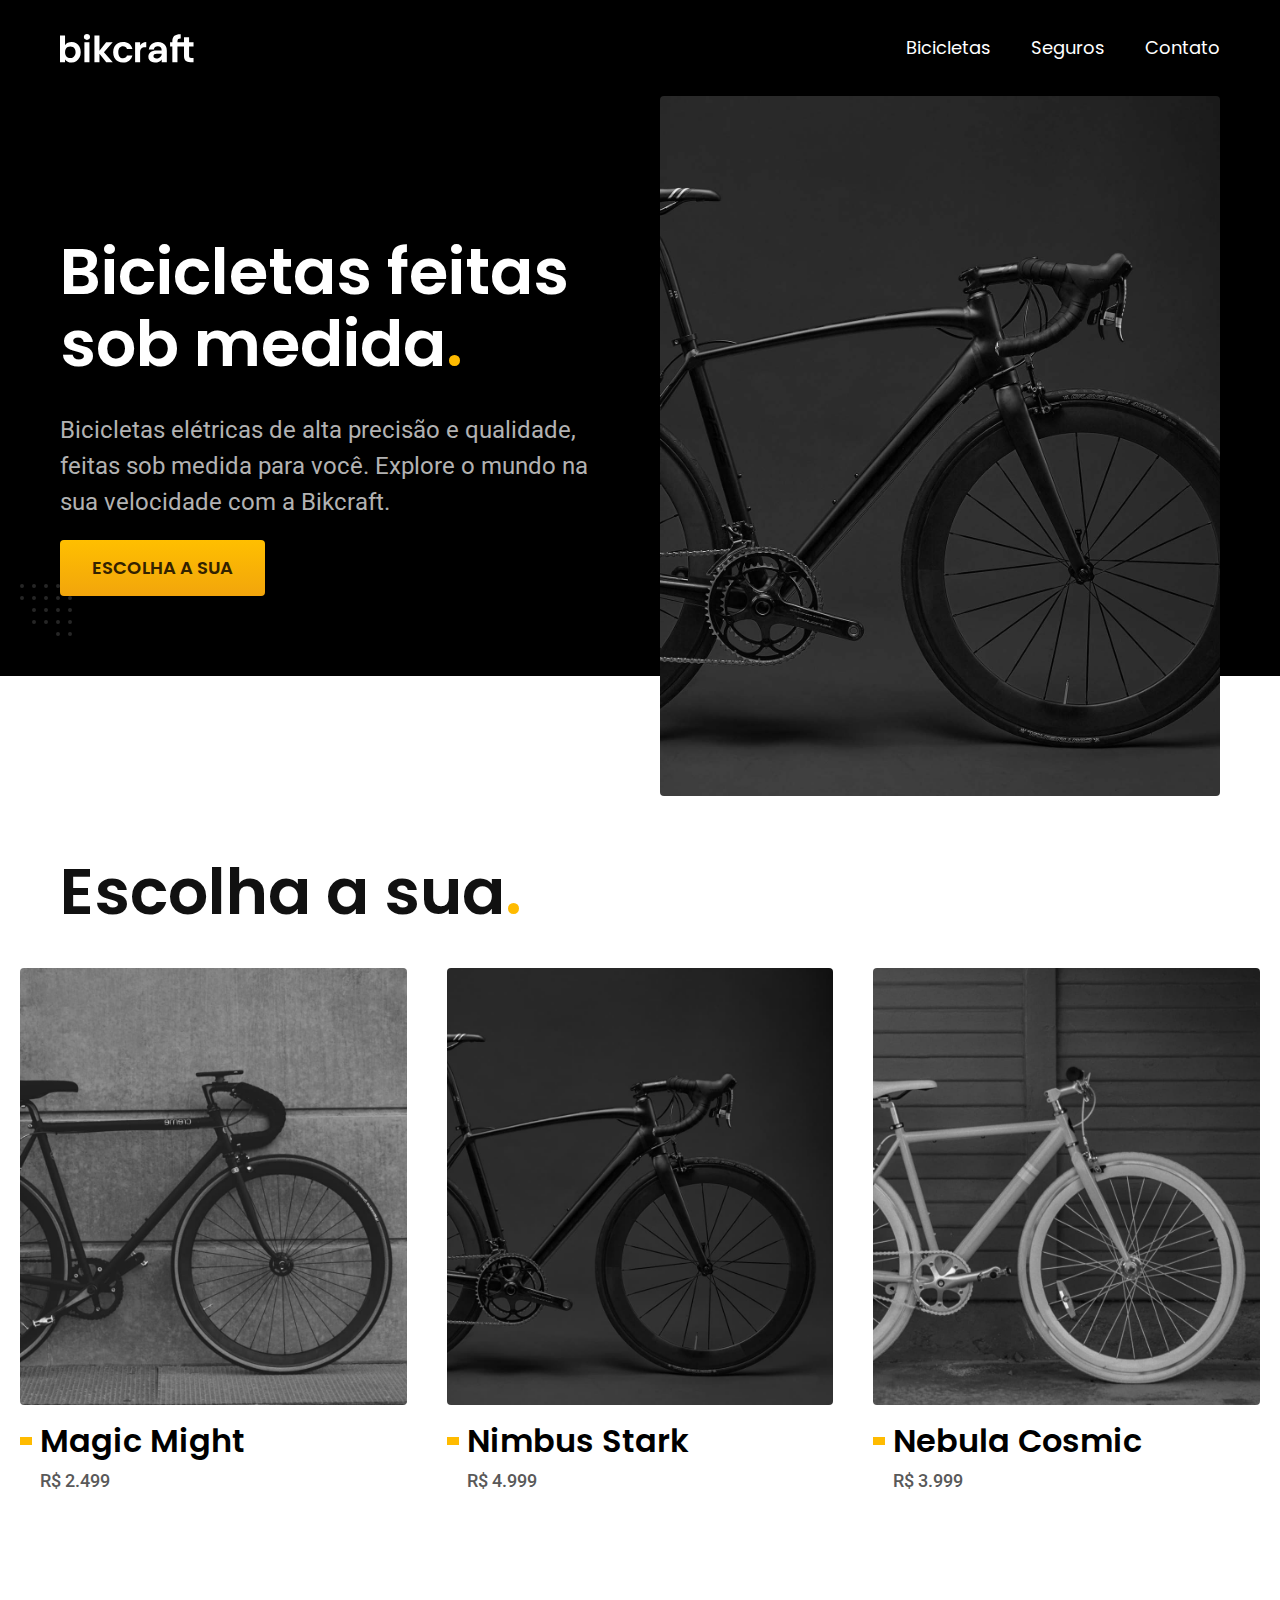
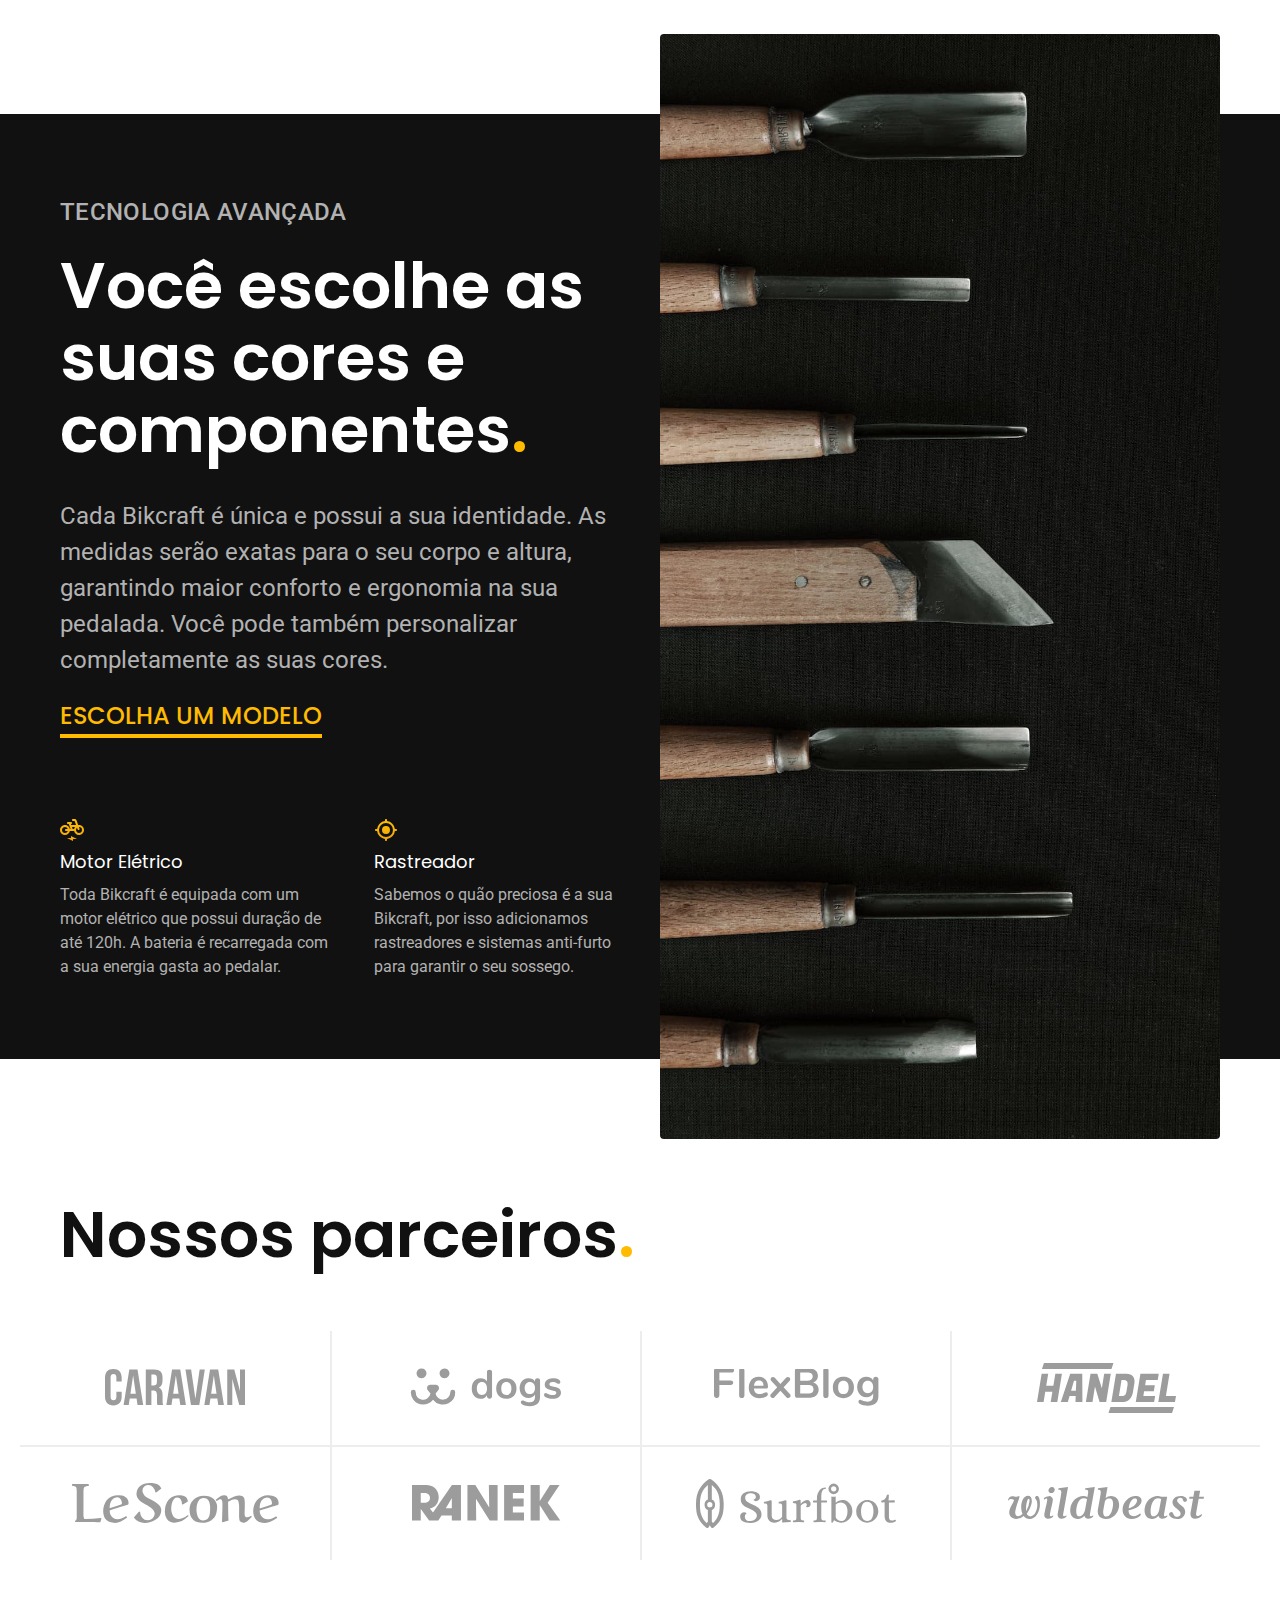
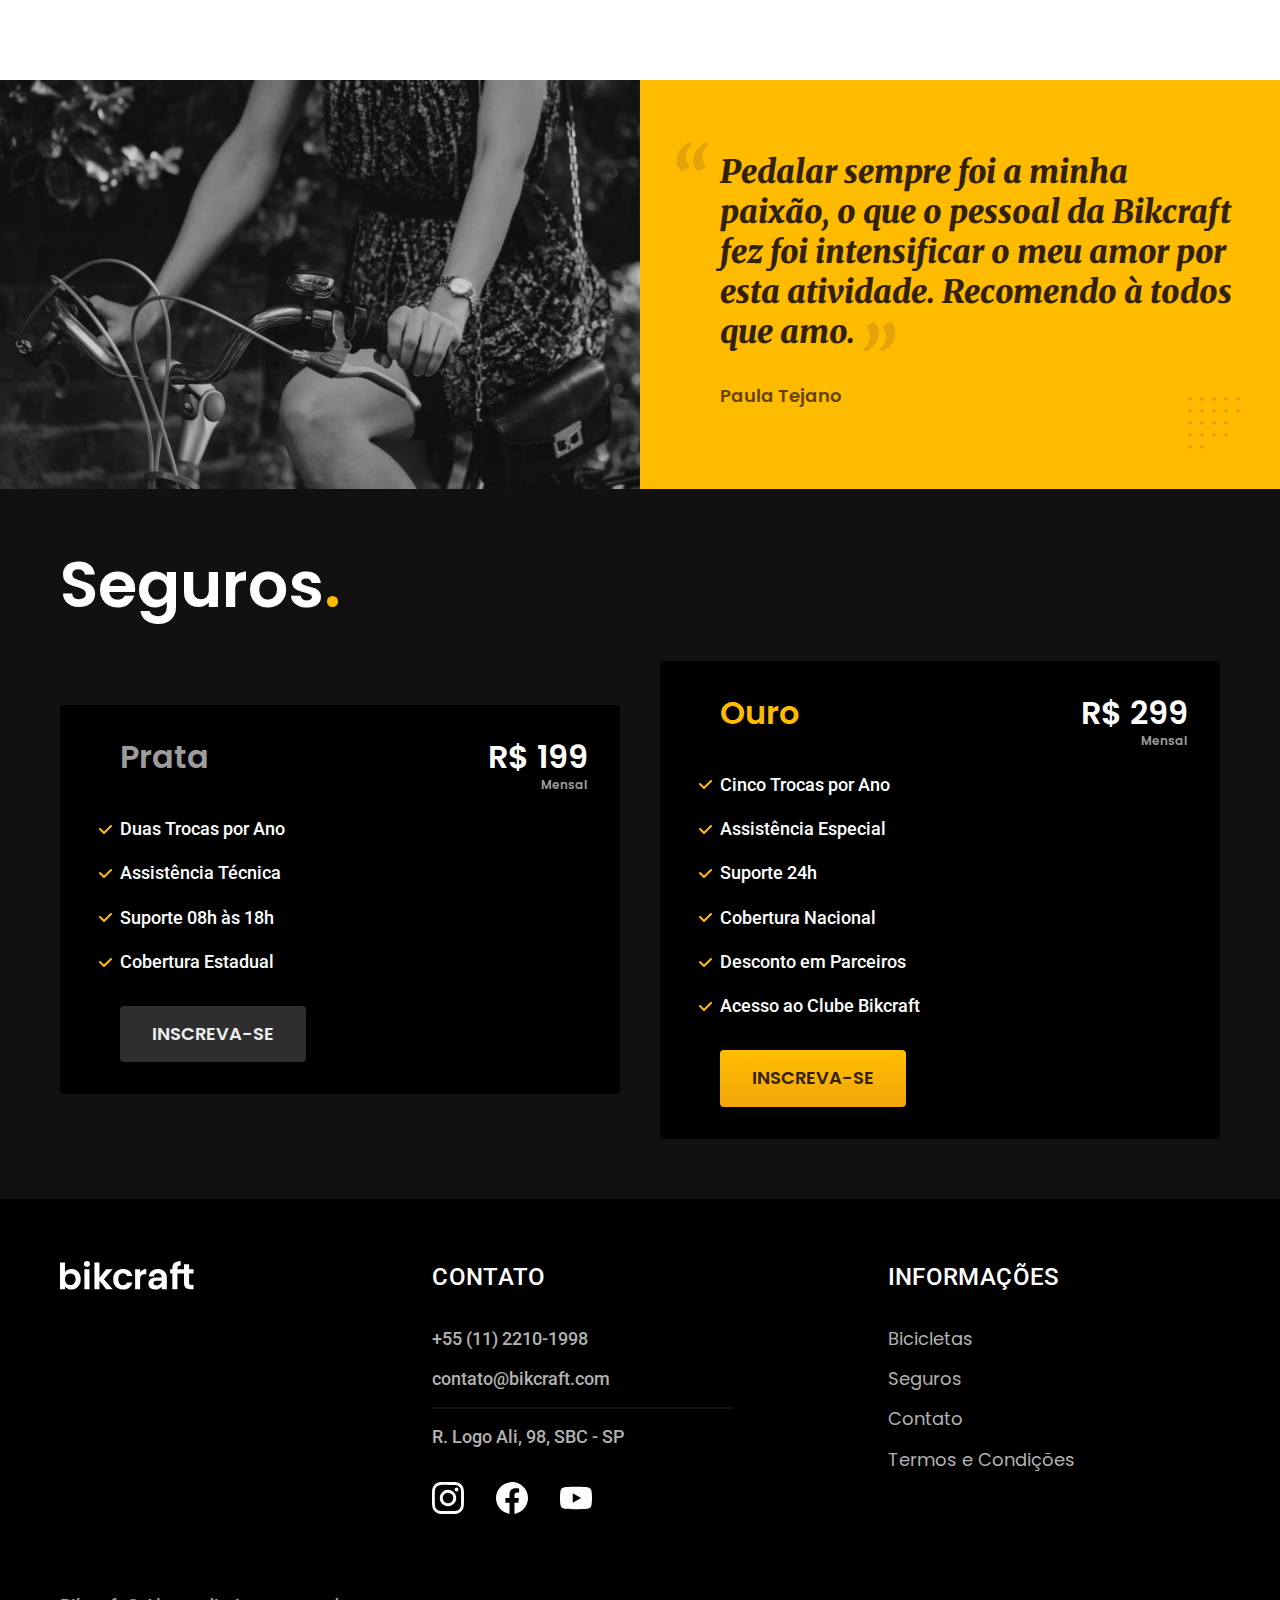
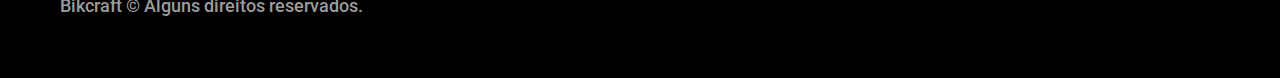
<file: index.html>
<!DOCTYPE html>
<html lang="pt-br">
<head>
  <meta charset="UTF-8">
  <meta http-equiv="X-UA-Compatible" content="IE=edge">
  <meta name="viewport" content="width=device-width, initial-scale=1.0">
  <title>Bikcraft - Bicicletas Elétricas</title>
  <link rel="icon" href="./favicon.svg" type="image/svg+xml">
  <link rel="preload" href="./css/style.min.css" as="style">
  <link rel="stylesheet" href="./css/style.min.css">
  <link rel="preconnect" href="https://fonts.googleapis.com">
  <link rel="preconnect" href="https://fonts.gstatic.com" crossorigin>
  <link href="https://fonts.googleapis.com/css2?family=Merriweather:ital,wght@1,900&family=Poppins:wght@400;600&family=Roboto:wght@400;500&display=swap" rel="stylesheet">
  <meta name="description" content="Bicicletas elétricas de alta precisão e qualidade, 
  feitas sob medida para você. Explore o mundo na sua velocidade com a Bikcraft.">

  <script>document.documentElement.classList.add('js');</script>
</head>

<body id="index">

  <header class="header-bg">
    <div class="header container-padrao">
      <a href="./index.html">
        <img src="./img/bikcraft.svg" height="32" width="136" alt="Bikcraft Logo">
      </a>
      <nav aria-label="primaria">
        <ul class="header-menu font-1-m cor-0">
          <li><a href="./bicicletas.html">Bicicletas</a></li>
          <li><a href="./seguros.html">Seguros</a></li>
          <li><a href="./contato.html">Contato</a></li>
        </ul>
      </nav>
    </div>
  </header>

  <main class="introducao-bg">
    <div class="introducao container-padrao">
      <div class="introducao-conteudo">
        <h1 class="font-1-xxl cor-0 fadeInDown" data-anime="200">Bicicletas feitas sob medida<span class="cor-p1">.</span></h1>
        <p class="font-2-l cor-5 fadeInDown" data-anime="400">
          Bicicletas elétricas de alta precisão e qualidade, 
          feitas sob medida para você. Explore o mundo na sua velocidade com a Bikcraft.
        </p>
        <a class="botao-amarelo fadeInDown" href="./bicicletas.html" data-anime="600">Escolha a sua</a>
      </div>
      <picture class="fadeInDown" data-anime="800">
        <source media="(max-widht: 800px)" srcset="./img/bicicletas/nimbus.jpg">
        <img src="./img/fotos/introducao.jpg" width="1280" height="1600" alt="Bicicleta Elétrica Preta">
      </picture>
    </div>
  </main>

  <article class="lista-bicicletas-home">
    <h2 class="font-1-xxl cor-11 container-padrao">Escolha a sua<span class="cor-p1">.</span></h2>

    <ul class="container-vazando">
      <li>
        <a href="./bicicletas/magic-might.html">
          <img src="./img/bicicletas/magic-home.jpg" width="920" height="1040" alt="Bicicleta Preta">
          <h3 class="font-1-xl">Magic Might</h3>
          <span class="font-2-m cor-8">R$ 2.499</span>
        </a>
      </li>

      <li>
        <a href="./bicicletas/nimbus-stark.html">
          <img src="./img/bicicletas/nimbus-home.jpg" width="920" height="1040" alt="Bicicleta Preta">
          <h3 class="font-1-xl">Nimbus Stark</h3>
          <span class="font-2-m cor-8">R$ 4.999</span>
        </a>
      </li>

      <li>
        <a href="./bicicletas/nebula-cosmic.html">
          <img src="./img/bicicletas/nebula-home.jpg" width="920" height="1040" alt="Bicicleta Branca">
          <h3 class="font-1-xl">Nebula Cosmic</h3>
          <span class="font-2-m cor-8">R$ 3.999</span>
        </a>
      </li>
    </ul>
  </article>

  <article class="tecnologia-bg">
    <div class="tecnologia container-padrao">
      <div class="tecnologia-conteudo">
        <span class="font-2-l-b cor-5">Tecnologia Avançada</span>
        <h2 class="font-1-xxl cor-0">Você escolhe as suas cores e componentes<span class="cor-p1">.</span></h2>
        <p class="font-2-l cor-5">Cada Bikcraft é única e possui a sua identidade. As medidas serão 
          exatas para o seu corpo e altura, garantindo maior conforto e ergonomia 
          na sua pedalada. Você pode também personalizar completamente as suas cores.
        </p>
        <a class="botao-link" href="./bicicletas.html">Escolha um modelo</a>

      <div class="tecnologia-vantagens">
        <div>
          <img src="./img/icones/eletrica.svg" width="24" height="24" alt="">
          <h3 class="font-1-m cor-0">Motor Elétrico</h3>
          <p class="font-2-s cor-5">Toda Bikcraft é equipada com um motor elétrico que possui duração de até 120h. 
            A bateria é recarregada com a sua energia gasta ao pedalar.
          </p>
        </div>

        <div>
          <img src="./img/icones/rastreador.svg" width="24" height="24" alt="">
          <h3 class="font-1-m cor-0">Rastreador</h3>
          <p class="font-2-s cor-5">Sabemos o quão preciosa é a sua Bikcraft, por isso adicionamos rastreadores e sistemas 
            anti-furto para garantir o seu sossego.
          </p>
        </div>
      </div>
    </div>
      <div class="tecnologia-imagem">
        <img src="./img/fotos/tecnologia.jpg" width="1200" height="1920" alt="">
      </div>
    </div>
  </article>

  <section class="parceiros" aria-label="Nossos Parceiros">
    <h2 class="font-1-xxl cor-11 container-padrao">Nossos parceiros<span class="cor-p1">.</span></h2>
    <ul class="container-vazando">
      <li><img src="./img/parceiros/caravan.svg" width="140" height="38" alt="Caravan"></li>
      <li><img src="./img/parceiros/dogs.svg" width="152" height="39" alt="Dogs"></li>
      <li><img src="./img/parceiros/flexblog.svg" width="165" height="38" alt="Flexblog"></li>
      <li><img src="./img/parceiros/handel.svg" width="139" height="50" alt="Handel"></li>
      <li><img src="./img/parceiros/lescone.svg" width="208" height="41" alt="Lescone"></li>
      <li><img src="./img/parceiros/ranek.svg" width="149" height="36" alt="Ranek"></li>
      <li><img src="./img/parceiros/surfbot.svg" width="200" height="49" alt="Surfbot"></li>
      <li><img src="./img/parceiros/wildbeast.svg" width="196" height="34" alt="Wild Beast"></li>
    </ul>
  </section>

  <section class="depoimento" aria-label="depoimento">
    <div>
      <img src="./img/fotos/depoimento.jpg" width="1560" height="997" alt="Mulher pedalando uma bicicleta Bikcraft">
    </div>
    <div class="depoimento-conteudo">
      <blockquote class="font-1-xl cor-p5">
        <p>
          Pedalar sempre foi a minha paixão, o que o pessoal da Bikcraft fez foi intensificar o meu amor por esta atividade. 
          Recomendo à todos que amo.
        </p>
      </blockquote>
      <span class="font-1-m-b cor-p4">Paula Tejano</span>
    </div>
  </section>

  <article class="seguros-bg">
    <div class="seguros container-padrao">
      <h2 class="font-1-xxl cor-0">Seguros<span class="cor-p1">.</span></h2>
        <div class="seguros-item">
          <h3 class="font-1-xl cor-6">Prata</h3>
          <span class="font-1-xl cor-0">R$ 199 <span class="font-1-xs cor-6">Mensal</span></span>
            <ul class="font-2-m cor-0">
              <li>Duas Trocas por Ano</li>
              <li>Assistência Técnica</li>
              <li>Suporte 08h às 18h</li>
              <li>Cobertura Estadual</li>
            </ul>
            <a class="botao-cinza" href="./orcamento.html?tipo=seguro&produto=prata">Inscreva-se</a>
      </div>
      <div class="seguros-item">
        <h3 class="font-1-xl cor-p1">Ouro</h3>
        <span class="font-1-xl cor-0">R$ 299 <span class="font-1-xs cor-6">Mensal</span></span>
          <ul class="font-2-m cor-0">
            <li>Cinco Trocas por Ano</li>
            <li>Assistência Especial</li>
            <li>Suporte 24h</li>
            <li>Cobertura Nacional</li>
            <li>Desconto em Parceiros</li>
            <li>Acesso ao Clube Bikcraft</li>
          </ul>
          <a class="botao-amarelo" href="./orcamento.html?tipo=seguro&produto=ouro">Inscreva-se</a>
      </div>
    </div>
  </article>

  <article class="footer-bg">
    <div class="footer container-padrao">
      <img src="./img/bikcraft.svg" width="136" height="32" alt="Bikcraft Logo">

      <div class="footer-contato">
        <h3 class="font-2-l-b cor-0">Contato</h3>
        <ul class="cor-5 font-2-m cor-5">
          <li><a href="tel:+551122101998">+55 (11) 2210-1998</a></li>
          <li><a href="mailto:contato@bikcraft.com">contato@bikcraft.com</a></li>
          <li>R. Logo Ali, 98, SBC - SP</li>
        </ul>
        <div class="footer-redes">
          <a href="https://www.instagram.com/nbra98/"><img src="./img/redes/instagram.svg" width="32" height="32" alt="Instagram Logo"></a>
          <a href=""><img src="./img/redes/facebook.svg" width="32" height="32" alt="Facebook Logo"></a>
          <a href=""><img src="./img/redes/youtube.svg" width="32" height="32" alt="YouTube Logo"></a>
        </div>
      </div>

      <div class="footer-informacoes">
        <h3 class="font-2-l-b cor-0">Informações</h3>
        <nav>
          <ul class="font-1-m cor-5">
            <li><a href="./bicicletas.html">Bicicletas</a></li>
            <li><a href="./seguros.html">Seguros</a></li>
            <li><a href="./contato.html">Contato</a></li>
            <li><a href="./termos.html">Termos e Condições</a></li>
          </ul>
        </nav>
      </div>

      <p class="footer-copy font-2-m cor-6">Bikcraft © Alguns direitos reservados.</p>
    </div>
  </article>

  <script src="./js/plugins/simple-anime.js"></script>
  <!-- <script src="./js/plugins/clipboard.min.js"></script> -->
  <script src="./js/script.js"></script>
</body>
</html>
</file>
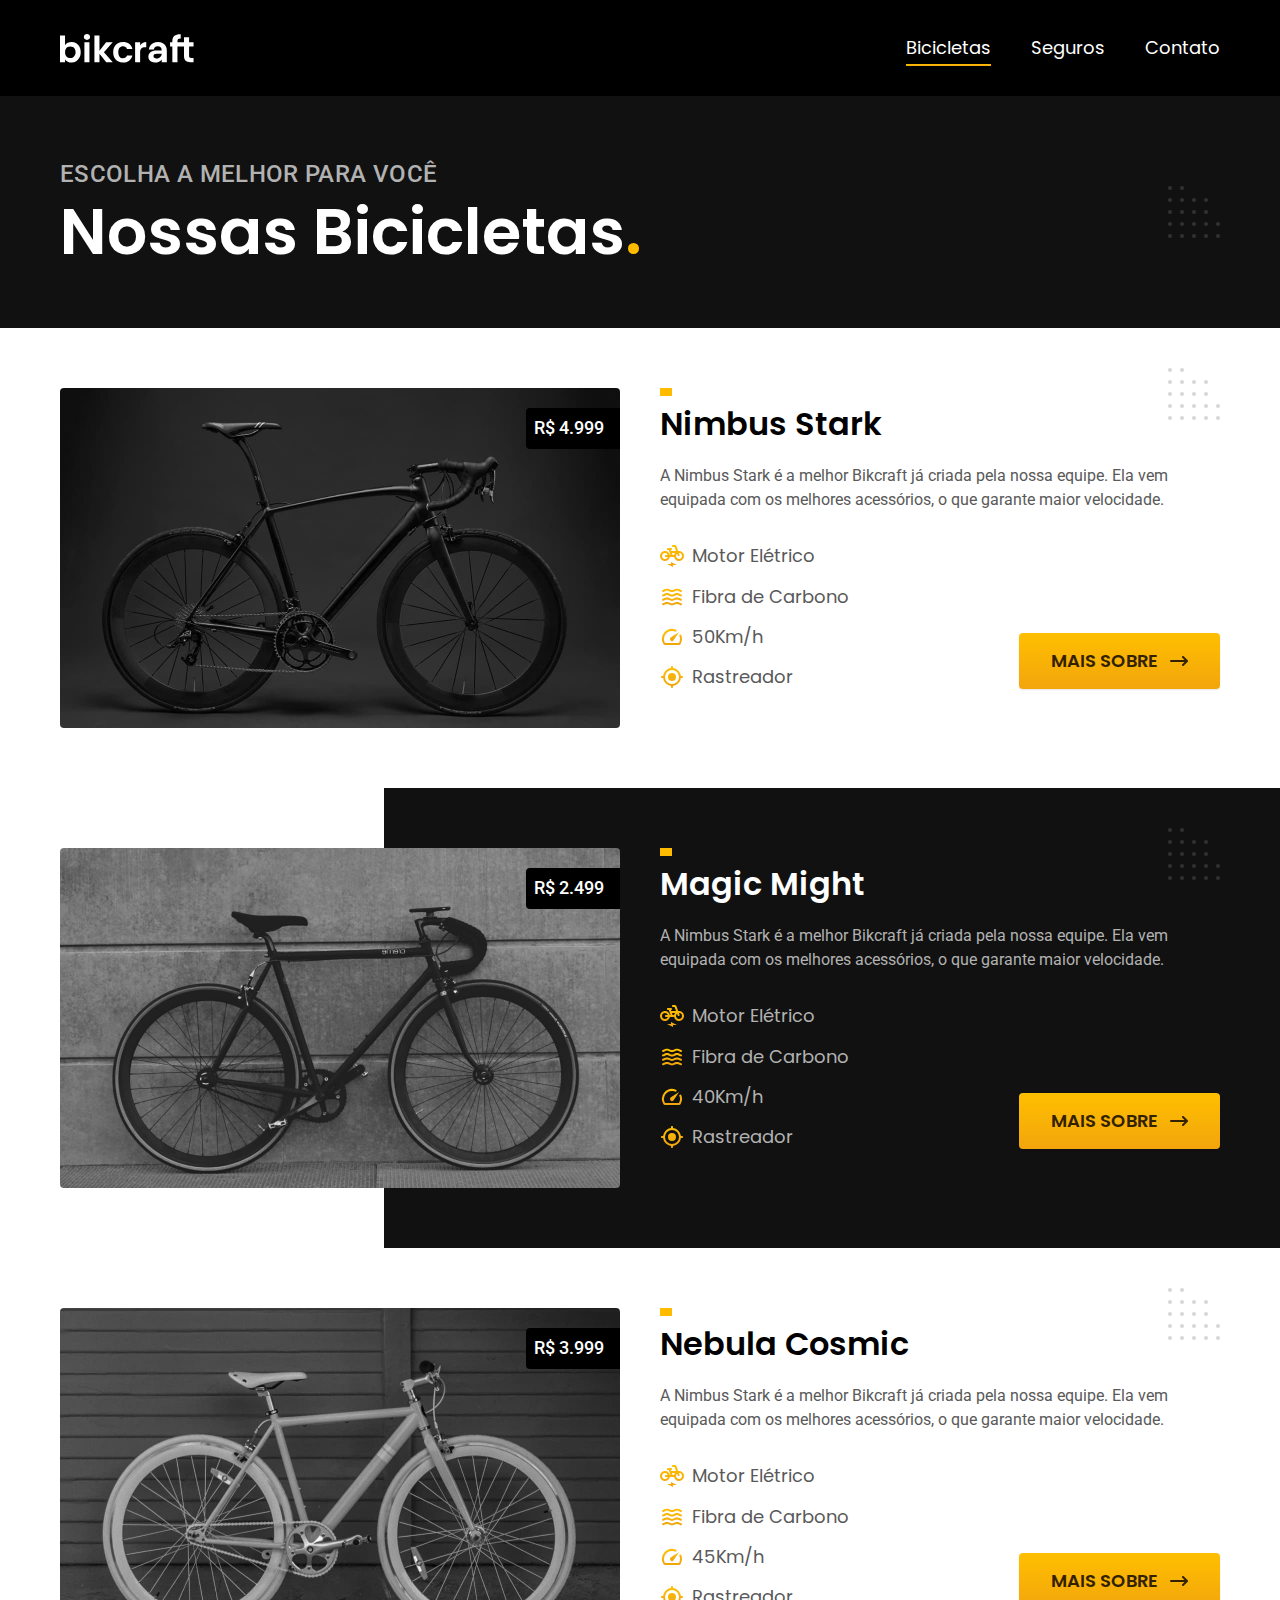
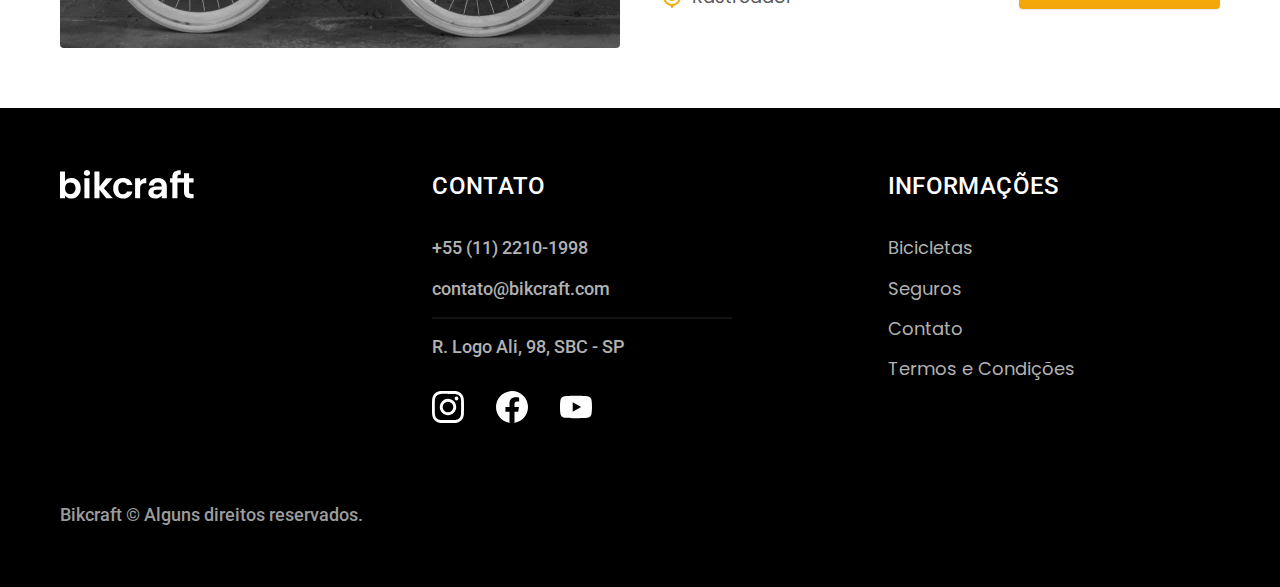
<file: bicicletas.html>
<!DOCTYPE html>
<html lang="pt-br">
<head>
  <meta charset="UTF-8">
  <meta http-equiv="X-UA-Compatible" content="IE=edge">
  <meta name="viewport" content="width=device-width, initial-scale=1.0">
  <title>Bicicletas | Bikcraft</title>
  <link rel="icon" href="./favicon.svg" type="image/svg+xml">
  <link rel="preload" href="./css/style.min.css" as="style">
  <link rel="stylesheet" href="./css/style.min.css">
  <link rel="preconnect" href="https://fonts.googleapis.com">
  <link rel="preconnect" href="https://fonts.gstatic.com" crossorigin>
  <link href="https://fonts.googleapis.com/css2?family=Merriweather:ital,wght@1,900&family=Poppins:wght@400;600&family=Roboto:wght@400;500&display=swap" rel="stylesheet">
  <meta name="description" content="Termos de Uso e Condições Bikcraft">

  <script>document.documentElement.classList.add('js');</script>
</head>

<body id="bicicletas">

  <header class="header-bg">
    <div class="header container-padrao">
      <a href="./index.html">
        <img src="./img/bikcraft.svg" width="136" height="32" alt="Bikcraft Logo">
      </a>
      <nav aria-label="primaria">
        <ul class="header-menu font-1-m cor-0">
          <li><a href="./bicicletas.html">Bicicletas</a></li>
          <li><a href="./seguros.html">Seguros</a></li>
          <li><a href="./contato.html">Contato</a></li>
        </ul>
      </nav>
    </div>
  </header>
  
  <main>
    <div class="titulo-bg">
      <div class="titulo container-padrao">
        <p class="font-2-l-b cor-5">Escolha a melhor para você</p>
        <h1 class="font-1-xxl cor-0">Nossas Bicicletas<span class="cor-p1">.</span></h1>
      </div>    
    </div>

      <div class="bicicletas container-padrao">
        <div class="bicicletas-imagem">
          <img src="./img/bicicletas/nimbus.jpg" width="1120" height="680" alt="Bicicleta Preta">
          <span class="font-2-m cor-0">R$ 4.999</span>
        </div>

        <div class="bicicletas-conteudo">
          <h2 class="font-1-xl">Nimbus Stark</h2>
          <p class="font-2-s cor-8">A Nimbus Stark é a melhor Bikcraft já criada pela nossa equipe. 
            Ela vem equipada com os melhores acessórios, o que garante maior velocidade.
          </p>
          <ul class="font-1-m cor-8">
            <li>
              <img src="./img/icones/eletrica.svg" width="32" height="32" alt="">
              Motor Elétrico
            </li>
            <li>
              <img src="./img/icones/carbono.svg" width="32" height="32" alt="">
              Fibra de Carbono
            </li>
            <li>
              <img src="./img/icones/velocidade.svg" width="32" height="32" alt="">
              50Km/h
            </li>
            <li>
              <img src="./img/icones/rastreador.svg" width="32" height="32" alt="">
              Rastreador
            </li>
          </ul>
          <a class="botao-amarelo seta" href="./bicicletas/nimbus-stark.html">Mais Sobre</a>
        </div>
      </div>

    <div class="bicicleta-bg">
      <div class="bicicletas container-padrao">
        <div class="bicicletas-imagem">
          <img src="./img/bicicletas/magic.jpg" width="1120" height="680" alt="Bicicleta Preta">
          <span class="font-2-m cor-0">R$ 2.499</span>
        </div>
        
        <div class="bicicletas-conteudo">
          <h2 class="font-1-xl cor-0">Magic Might</h2>
          <p class="font-2-s cor-5">A Nimbus Stark é a melhor Bikcraft já criada pela nossa equipe. 
            Ela vem equipada com os melhores acessórios, o que garante maior velocidade.
          </p>
          <ul class="font-1-m cor-5">
            <li>
              <img src="./img/icones/eletrica.svg" width="32" height="32" alt="">
              Motor Elétrico
            </li>
            <li>
              <img src="./img/icones/carbono.svg" width="32" height="32" alt="">
              Fibra de Carbono
            </li>
            <li>
              <img src="./img/icones/velocidade.svg" width="32" height="32" alt="">
              40Km/h
            </li>
            <li>
              <img src="./img/icones/rastreador.svg" width="32" height="32" alt="">
              Rastreador
            </li>
          </ul>
          <a class="botao-amarelo seta" href="./bicicletas/magic-might.html">Mais Sobre</a>
        </div>
      </div>
    </div>

      <div class="bicicletas container-padrao">
        <div class="bicicletas-imagem">
          <img src="./img/bicicletas/nebula.jpg" width="1120" height="680" alt="Bicicleta Preta">
          <span class="font-2-m cor-0">R$ 3.999</span>
        </div>
        
        <div class="bicicletas-conteudo">
          <h2 class="font-1-xl">Nebula Cosmic</h2>
          <p class="font-2-s cor-8">A Nimbus Stark é a melhor Bikcraft já criada pela nossa equipe. 
            Ela vem equipada com os melhores acessórios, o que garante maior velocidade.
          </p>
          <ul class="font-1-m cor-8">
            <li>
              <img src="./img/icones/eletrica.svg" width="32" height="32" alt="">
              Motor Elétrico
            </li>
            <li>
              <img src="./img/icones/carbono.svg" width="32" height="32" alt="">
              Fibra de Carbono
            </li>
            <li>
              <img src="./img/icones/velocidade.svg" width="32" height="32" alt="">
              45Km/h
            </li>
            <li>
              <img src="./img/icones/rastreador.svg" width="32" height="32" alt="">
              Rastreador
            </li>
          </ul>
          <a class="botao-amarelo seta" href="./bicicletas/nebula-cosmic.html">Mais Sobre</a>
        </div>
      </div>
  </main>
  
  <article class="footer-bg">
    <div class="footer container-padrao">
      <img src="./img/bikcraft.svg" width="136" height="32" alt="Bikcraft Logo">

      <div class="footer-contato">
        <h3 class="font-2-l-b cor-0">Contato</h3>
        <ul class="cor-5 font-2-m cor-5">
          <li><a href="tel:+551122101998">+55 (11) 2210-1998</a></li>
          <li><a href="mailto:contato@bikcraft.com">contato@bikcraft.com</a></li>
          <li>R. Logo Ali, 98, SBC - SP</li>
        </ul>
        <div class="footer-redes">
          <a href="https://www.instagram.com/nbra98/"><img src="./img/redes/instagram.svg" width="32" height="32" alt="Instagram Logo"></a>
          <a href=""><img src="./img/redes/facebook.svg" width="32" height="32" alt="Facebook Logo"></a>
          <a href=""><img src="./img/redes/youtube.svg" width="32" height="32" alt="YouTube Logo"></a>
        </div>
      </div>

      <div class="footer-informacoes">
        <h3 class="font-2-l-b cor-0">Informações</h3>
        <nav>
          <ul class="font-1-m cor-5">
            <li><a href="./bicicletas.html">Bicicletas</a></li>
            <li><a href="./seguros.html">Seguros</a></li>
            <li><a href="./contato.html">Contato</a></li>
            <li><a href="./termos.html">Termos e Condições</a></li>
          </ul>
        </nav>
      </div>

      <p class="footer-copy font-2-m cor-6">Bikcraft © Alguns direitos reservados.</p>
    </div>
  </article>
  
  <script src="./js/script.js"></script>
</body>
</html>
</file>
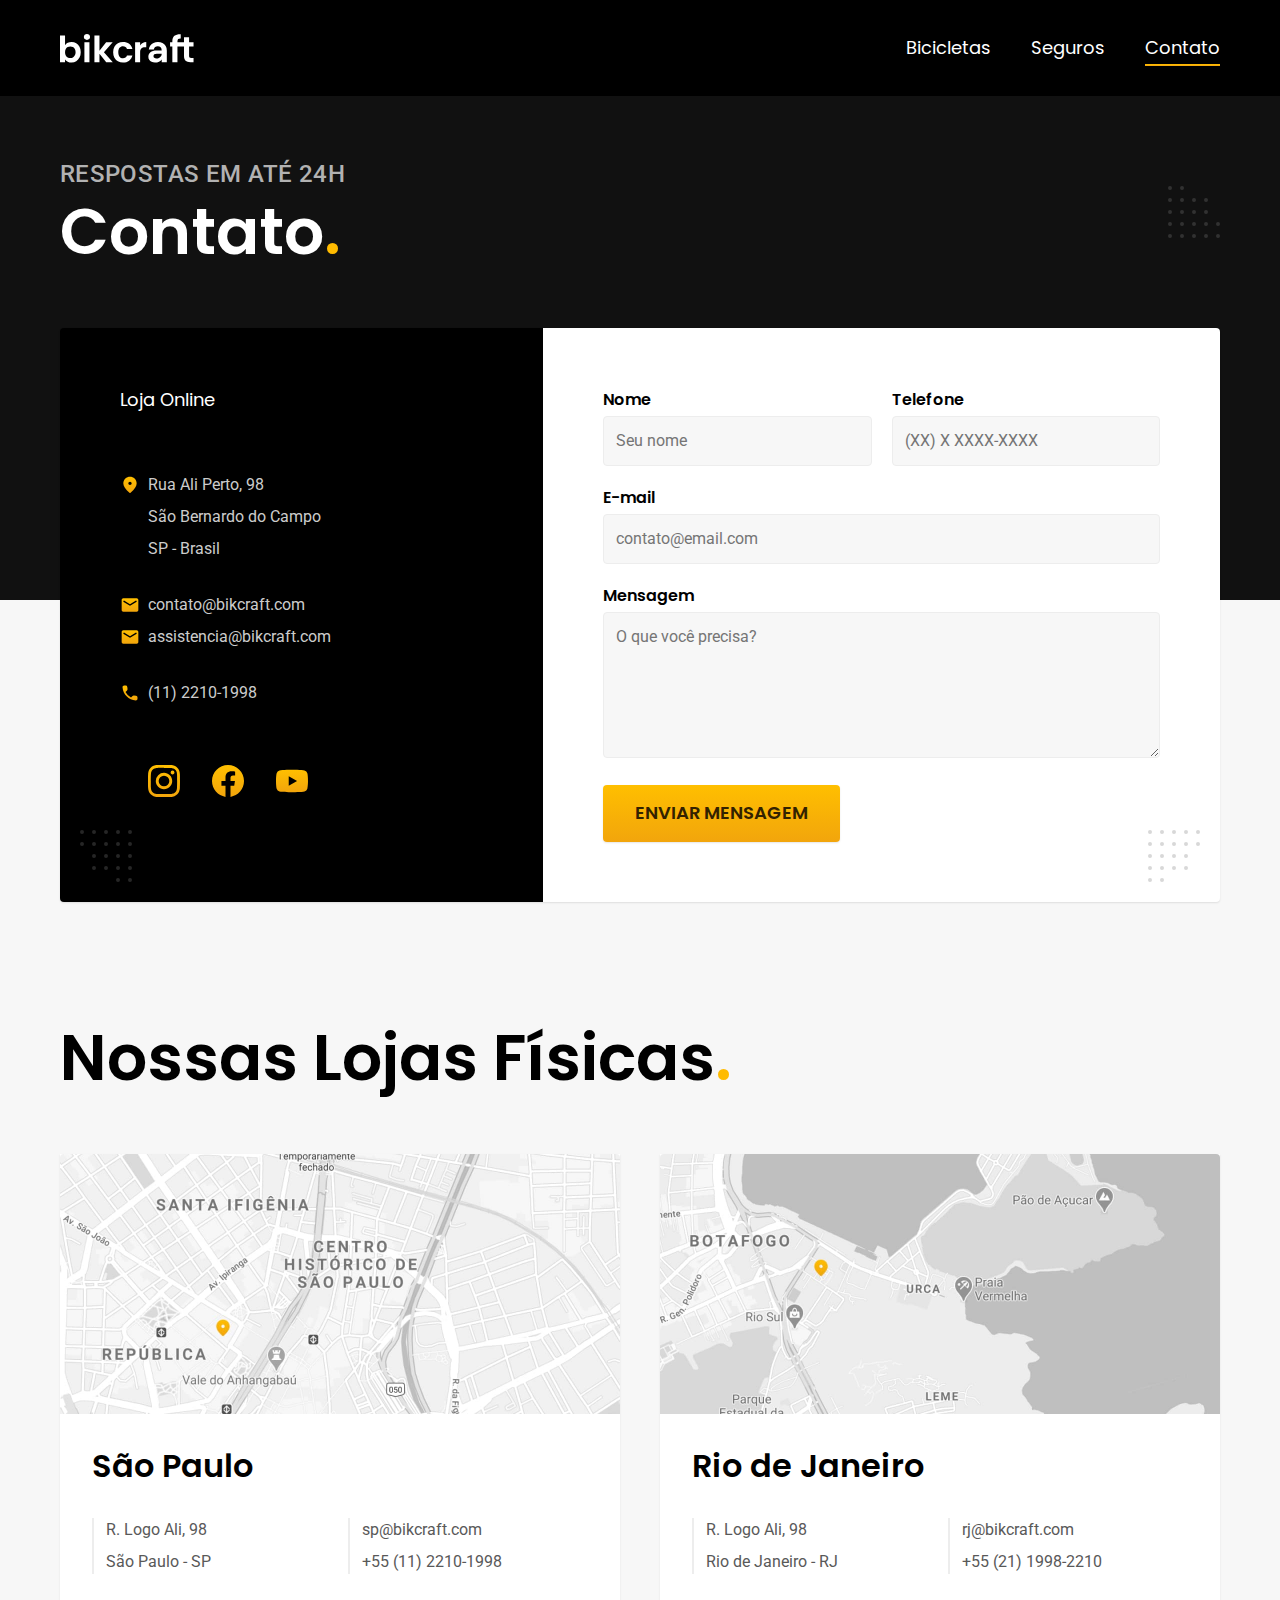
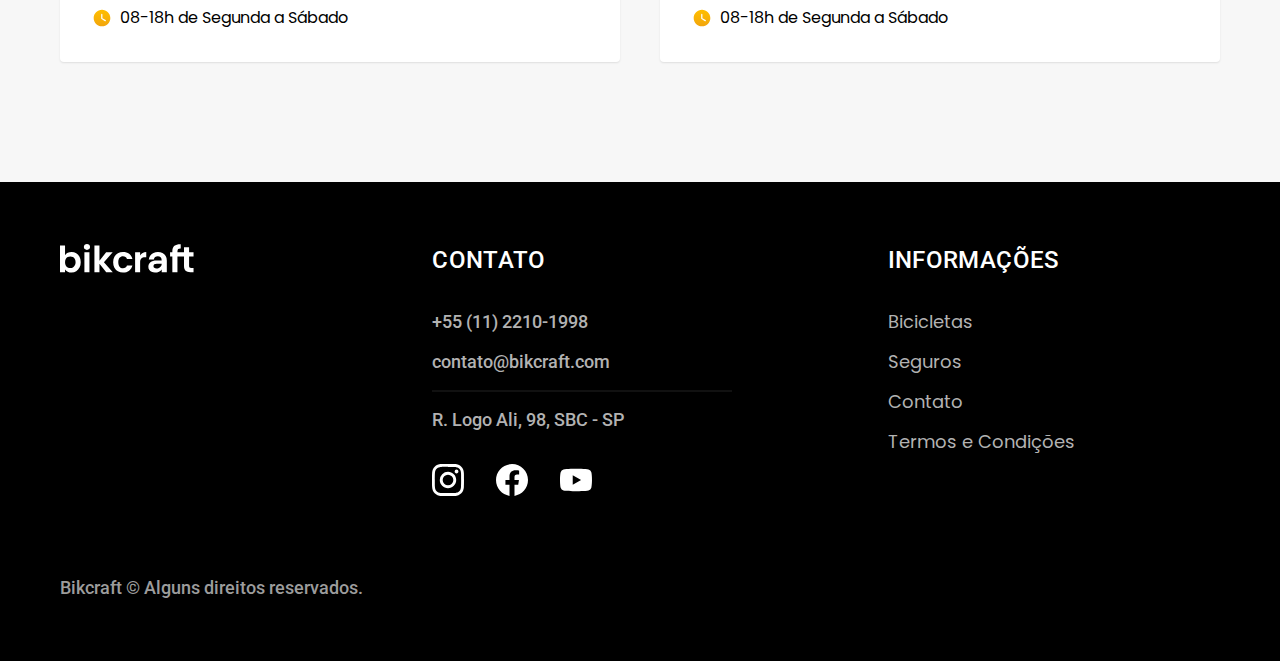
<file: contato.html>
<!DOCTYPE html>
<html lang="pt-br">
<head>
  <meta charset="UTF-8">
  <meta http-equiv="X-UA-Compatible" content="IE=edge">
  <meta name="viewport" content="width=device-width, initial-scale=1.0">
  <title>Contato | Bikcraft</title>
  <link rel="icon" href="./favicon.svg" type="image/svg+xml">
  <link rel="preload" href="./css/style.min.css" as="style">
  <link rel="stylesheet" href="./css/style.min.css">
  <link rel="preconnect" href="https://fonts.googleapis.com">
  <link rel="preconnect" href="https://fonts.gstatic.com" crossorigin>
  <link href="https://fonts.googleapis.com/css2?family=Merriweather:ital,wght@1,900&family=Poppins:wght@400;600&family=Roboto:wght@400;500&display=swap" rel="stylesheet">
  <meta name="description" content="Termos de Uso e Condições Bikcraft">

  <script>document.documentElement.classList.add('js');</script>
</head>

<body id="contato">

  <header class="header-bg">
    <div class="header container-padrao">
      <a href="./index.html">
        <img src="./img/bikcraft.svg" width="136" height="32" alt="Bikcraft Logo">
      </a>
      <nav aria-label="primaria">
        <ul class="header-menu font-1-m cor-0">
          <li><a href="./bicicletas.html">Bicicletas</a></li>
          <li><a href="./seguros.html">Seguros</a></li>
          <li><a href="./contato.html">Contato</a></li>
        </ul>
      </nav>
    </div>
  </header>
  
  <main>

    <div class="titulo-bg">
      <div class="titulo container-padrao">
        <p class="font-2-l-b cor-5">Respostas em até 24h</p>
        <h1 class="font-1-xxl cor-0">Contato<span class="cor-p1">.</span></h1>
      </div>
    </div>

    <div class="contato container-padrao">
      
      <section class="contato-dados" aria-label="Endereço">
        <h2 class="font-1-m cor-0">Loja Online</h2>
        
        <div class="contato-endereco font-2-s cor-4">
          <p>Rua Ali Perto, 98</p>
          <p>São Bernardo do Campo</p>
          <p>SP - Brasil</p>
        </div>

        <address class="contato-meios font-2-s cor-4">
          <a href="mailto:contato@bikcraft.com">contato@bikcraft.com</a>
          <a href="mailto:assistencia@bikcraft.com">assistencia@bikcraft.com</a>
          <a href="tel:+551122101998">(11) 2210-1998</a>
        </address>

        <div class="contato-redes">
          <a href="https://www.instagram.com/nbra98/"><img src="./img/redes/instagram-p.svg" width="32" height="32" alt="Instagram Logo"></a>
          <a href=""><img src="./img/redes/facebook-p.svg" width="32" height="32" alt="Facebook Logo"></a>
          <a href=""><img src="./img/redes/youtube-p.svg" width="32" height="32" alt="YouTube Logo"></a>
        </div>

      </section>

      <section class="contato-formulario" aria-label="Formulário">
        <form class="form" action="./enviar.php" method="post">
          <div>
            <label for="nome">Nome</label>
            <input type="text" id="nome" name="nome" placeholder="Seu nome">
          </div>

          <div>
            <label for="telefone">Telefone</label>
            <input type="text" id="telefone" name="telefone" placeholder="(XX) X XXXX-XXXX ">
          </div>

          <div class="column-span-2">
            <label for="e-mail">E-mail</label>
            <input type="email" id="e-mail" name="e-mail" placeholder="contato@email.com" required>
          </div>

          <div class="textarea column-span-2">
            <label for="mensagem">Mensagem</label>
            <textarea rows="5" id="mensagem" name="mensagem" placeholder="O que você precisa?"></textarea>
          </div>

          <button type="submit" class="teste-botao botao-amarelo column-span-2">Enviar Mensagem</button>
        </form>
      </section>
    </div>

  </main>

  <article class="lojas container-padrao">
    <h2 class="font-1-xxl">Nossas Lojas Físicas<span class="cor-p1">.</span></h2>
    
    <div class="lojas-item">
      <img src="./img/lojas/sp.jpg" width="1120" height="520" alt="Mapa mostrando endereço da loja física em Rua Logo Ali, 98, São Paulo - SP">

      <div class="lojas-conteudo">
        <h3 class="font-1-xl">São Paulo</h3>
        <ul class="lojas-dados font-2-s cor-8">
          <li>R. Logo Ali, 98</li>
          <li>São Paulo - SP</li>
        </ul>

        <ul class="lojas-dados font-2-s cor-8">
          <li><a href="mailto:sp@bikcraft.com">sp@bikcraft.com</a></li>
          <li><a href="tel:+551122101998">+55 (11) 2210-1998</a></li>
        </ul>
        <p class="font-1-s lojas-tempo"><img src="./img/icones/horario.svg" alt=""> 08-18h de Segunda a Sábado</p>
      </div>
    </div>

    <div class="lojas-item">
      <img src="./img/lojas/rj.jpg" width="1120" height="520" alt="Mapa mostrando endereço da loja física em Rua Logo Ali, 98, Rio de Janeiro - RJ">

      <div class="lojas-conteudo">
        <h3 class="font-1-xl">Rio de Janeiro</h3>
        <ul class="lojas-dados font-2-s cor-8">
          <li>R. Logo Ali, 98</li>
          <li>Rio de Janeiro - RJ</li>
        </ul>

        <ul class="lojas-dados font-2-s cor-8">
          <li><a href="mailto:sp@bikcraft.com">rj@bikcraft.com</a></li>
          <li><a href="tel:+551122101998">+55 (21) 1998-2210</a></li>
        </ul>
        <p class="font-1-s lojas-tempo"><img src="./img/icones/horario.svg" width="20" height="20" alt=""> 08-18h de Segunda a Sábado</p>
      </div>
    </div>
  </article>

  <article class="footer-bg">
    <div class="footer container-padrao">
      <img src="./img/bikcraft.svg" width="136" height="32" alt="Bikcraft Logo">

      <div class="footer-contato">
        <h3 class="font-2-l-b cor-0">Contato</h3>
        <ul class="cor-5 font-2-m cor-5">
          <li><a href="tel:+551122101998">+55 (11) 2210-1998</a></li>
          <li><a href="mailto:contato@bikcraft.com">contato@bikcraft.com</a></li>
          <li>R. Logo Ali, 98, SBC - SP</li>
        </ul>
        <div class="footer-redes">
          <a href="https://www.instagram.com/nbra98/"><img src="./img/redes/instagram.svg" width="32" height="32" alt="Instagram Logo"></a>
          <a href=""><img src="./img/redes/facebook.svg" width="32" height="32" alt="Facebook Logo"></a>
          <a href=""><img src="./img/redes/youtube.svg" width="32" height="32" alt="YouTube Logo"></a>
        </div>
      </div>

      <div class="footer-informacoes">
        <h3 class="font-2-l-b cor-0">Informações</h3>
        <nav>
          <ul class="font-1-m cor-5">
            <li><a href="./bicicletas.html">Bicicletas</a></li>
            <li><a href="./seguros.html">Seguros</a></li>
            <li><a href="./contato.html">Contato</a></li>
            <li><a href="./termos.html">Termos e Condições</a></li>
          </ul>
        </nav>
      </div>

      <p class="footer-copy font-2-m cor-6">Bikcraft © Alguns direitos reservados.</p>
    </div>
  </article>

  <script src="./js/script.js"></script>
  <script src="./js/formulario.js"></script>
</body>
</html>
</file>
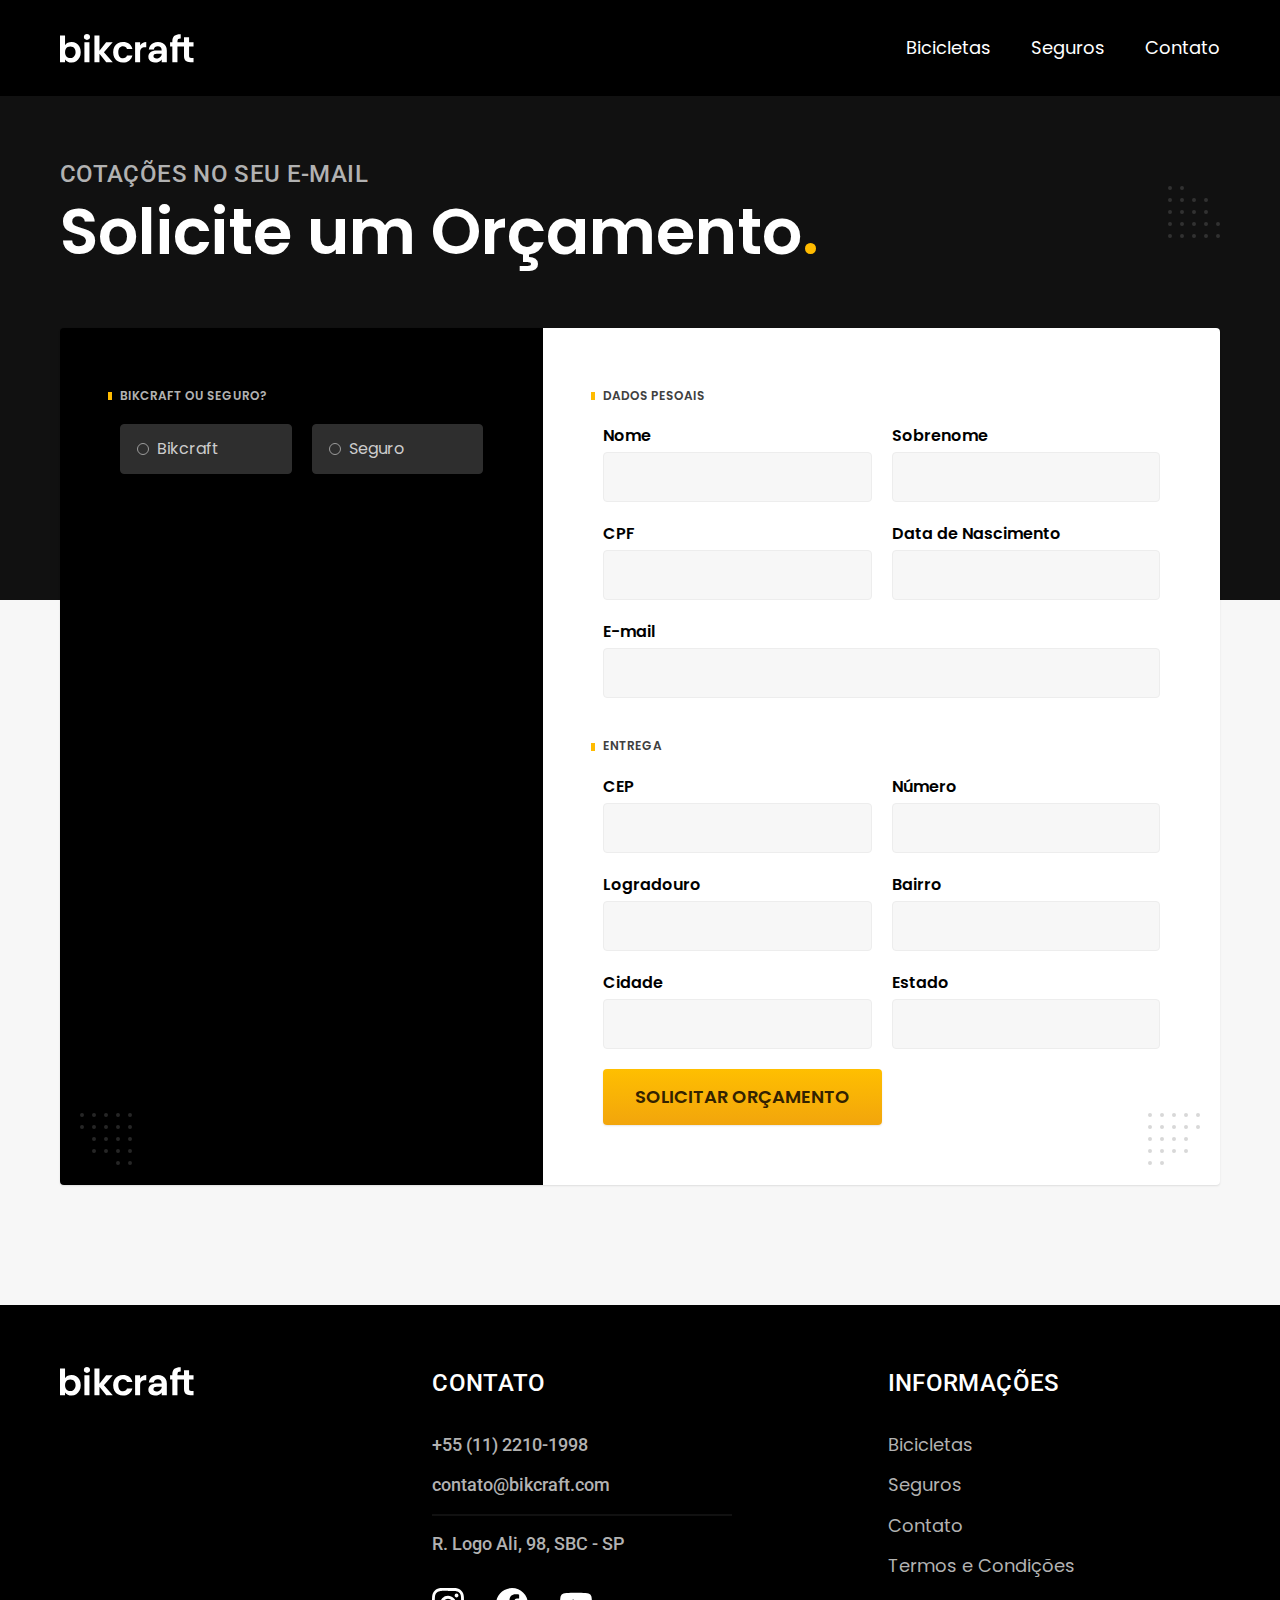
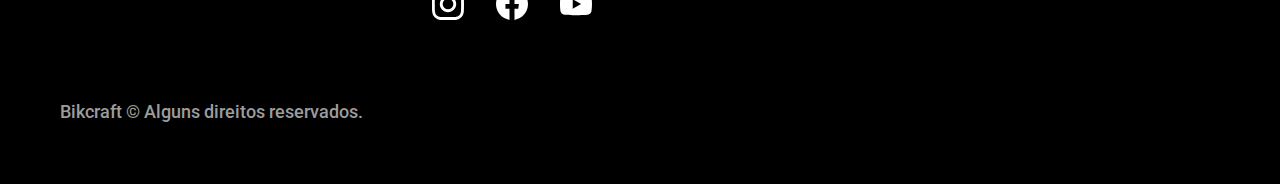
<file: orcamento.html>
<!DOCTYPE html>
<html lang="pt-br">
<head>
  <meta charset="UTF-8">
  <meta http-equiv="X-UA-Compatible" content="IE=edge">
  <meta name="viewport" content="width=device-width, initial-scale=1.0">
  <title>Orçamento | Bikcraft</title>
  <link rel="icon" href="./favicon.svg" type="image/svg+xml">
  <link rel="preload" href="./css/style.min.css" as="style">
  <link rel="stylesheet" href="./css/style.min.css">
  <link rel="preconnect" href="https://fonts.googleapis.com">
  <link rel="preconnect" href="https://fonts.gstatic.com" crossorigin>
  <link href="https://fonts.googleapis.com/css2?family=Merriweather:ital,wght@1,900&family=Poppins:wght@400;600&family=Roboto:wght@400;500&display=swap" rel="stylesheet">
  <meta name="description" content="Termos de Uso e Condições Bikcraft">

  <script>document.documentElement.classList.add('js');</script>
</head>

<body id="orcamento">

  <header class="header-bg">
    <div class="header container-padrao">
      <a href="./index.html">
        <img src="./img/bikcraft.svg" width="136" height="32" alt="Bikcraft Logo">
      </a>
      <nav aria-label="primaria">
        <ul class="header-menu font-1-m cor-0">
          <li><a href="./bicicletas.html">Bicicletas</a></li>
          <li><a href="./seguros.html">Seguros</a></li>
          <li><a href="./contato.html">Contato</a></li>
        </ul>
      </nav>
    </div>
  </header>
  
  <main>
    <div class="titulo-bg">
      <div class="titulo container-padrao">
        <p class="font-2-l-b cor-5">Cotações no seu E-mail</p>
        <h1 class="font-1-xxl cor-0">Solicite um Orçamento<span class="cor-p1">.</span></h1>
      </div>
    </div>

    <form class="orcamento container-padrao" action="./enviar.php" method="post">
      <div class="orcamento-produto">
        <h2 class="font-1-xs cor-5">Bikcraft ou Seguro?</h2>
        
        <input aria-label="Opção Bikcraft" type="radio" name="tipo" id="bikcraft" value="bikcraft">
        <label for="bikcraft">Bikcraft</label>

        <input aria-label="Opção Seguro" type="radio" name="tipo" id="seguro" value="seguro">
        <label for="seguro">Seguro</label>

        <div class="orcamento-conteudo" id="orcamento-bikcraft">
          <h2 class="font-1-xs cor-5">Escolha a Sua</h2>

          <input type="radio" name="produto" id="nimbus-stark" value="nimbus-stark">
          <label for="nimbus-stark">Nimbus Stark <span>R$ 4.999</span></label>
          <div class="orcamento-detalhes">
            <ul class="font-1-xs cor-8">
              <li><img src="./img/icones/eletrica.svg" width="32" height="32" alt=""> Motor Elétrico</li>
              <li><img src="./img/icones/carbono.svg" width="32" height="32" alt=""> Fibra de Carbono</li>
              <li><img src="./img/icones/velocidade.svg" width="32" height="32" alt=""> 50Km/h</li>
              <li><img src="./img/icones/rastreador.svg" width="32" height="32" alt=""> Rastreador</li>
            </ul>
            <img src="./img/bicicletas/nimbus.jpg" width="1120" height="680" alt="Bicicleta Nimbus Stark">
          </div>

          <input type="radio" name="produto" id="magic-might" value="magic-might">
          <label for="magic-might">Magic Might <span>R$ 2.499</span></label>
          <div class="orcamento-detalhes">
            <ul class="font-1-xs cor-8">
              <li><img src="./img/icones/eletrica.svg" width="32" height="32" alt=""> Motor Elétrico</li>
              <li><img src="./img/icones/carbono.svg" width="32" height="32" alt=""> Fibra de Carbono</li>
              <li><img src="./img/icones/velocidade.svg" width="32" height="32" alt=""> 40Km/h</li>
              <li><img src="./img/icones/rastreador.svg" width="32" height="32" alt=""> Rastreador</li>
            </ul>
            <img src="./img/bicicletas/magic.jpg" width="1120" height="680" alt="Bicicleta Nimbus Stark">
          </div>

          <input type="radio" name="produto" id="nebula-cosmic" value="nebula-cosmic">
          <label for="nebula-cosmic">Nebula Cosmic <span>R$ 3.999</span></label>
          <div class="orcamento-detalhes">
            <ul class="font-1-xs cor-8">
              <li><img src="./img/icones/eletrica.svg" width="32" height="32" alt=""> Motor Elétrico</li>
              <li><img src="./img/icones/carbono.svg" width="32" height="32" alt=""> Fibra de Carbono</li>
              <li><img src="./img/icones/velocidade.svg" width="32" height="32" alt=""> 45Km/h</li>
              <li><img src="./img/icones/rastreador.svg" width="32" height="32" alt=""> Rastreador</li>
            </ul>
            <img src="./img/bicicletas/nebula.jpg" width="1120" height="680" alt="Bicicleta Nimbus Stark">
          </div>
        </div>

        <div class="orcamento-conteudo" id="orcamento-seguro">
          <h2 class="font-1-xs cor-5">Escolha o Plano</h2>

          <input type="radio" name="produto" id="prata" value="prata">
          <label for="prata">Prata <span>R$ 199</span></label>

          <input type="radio" name="produto" id="ouro" value="ouro">
          <label for="ouro">Ouro <span>R$ 299</span></label>
        </div>
      </div>

      <div class="orcamento-dados form">
        <h2 class="font-1-xs cor-9 column-span-2">Dados Pesoais</h2>
        <div>
          <label for="nome">Nome</label>
          <input type="text" id="nome" name="nome" placeholder="">
        </div>

        <div>
          <label for="sobrenome">Sobrenome</label>
          <input type="text" id="sobrenome" name="sobrenome" placeholder="">
        </div>

        <div>
          <label for="cpf">CPF</label>
          <input type="text" id="cpf" name="cpf" placeholder="">
        </div>

        <div>
          <label for="data-nasc">Data de Nascimento</label>
          <input type="text" id="data-nasc" name="data-nasc" placeholder="">
        </div>

      <div class="column-span-2">
        <label for="email">E-mail</label>
        <input type="email" id="email" name="email" placeholder="" required>
      </div>

        <h2 class="font-1-xs cor-9 column-span-2">Entrega</h2>
        <div>
          <label for="cep">CEP</label>
          <input type="text" id="cep" name="cep" placeholder="">
        </div>

        <div>
          <label for="numero">Número</label>
          <input type="text" id="numero" name="numero" placeholder="">
        </div>

        <div>
          <label for="logradouro">Logradouro</label>
          <input type="text" id="logradouro" name="logradouro" placeholder="">
        </div>

        <div>
          <label for="bairro">Bairro</label>
          <input type="text" id="bairro" name="bairro" placeholder="">
        </div>

        <div>
          <label for="cidade">Cidade</label>
          <input type="text" id="cidade" name="cidade" placeholder="">
        </div>

        <div>
          <label for="estado">Estado</label>
          <input type="text" id="estado" name="estado" placeholder="">
        </div>
        <button type="submit" class="botao-amarelo column-span-2">Solicitar Orçamento</button>
      </div>
    </form>
  </main>

  <article class="footer-bg">
    <div class="footer container-padrao">
      <img src="./img/bikcraft.svg" width="136" height="32" alt="Bikcraft Logo">

      <div class="footer-contato">
        <h3 class="font-2-l-b cor-0">Contato</h3>
        <ul class="cor-5 font-2-m cor-5">
          <li><a href="tel:+551122101998">+55 (11) 2210-1998</a></li>
          <li><a href="mailto:contato@bikcraft.com">contato@bikcraft.com</a></li>
          <li>R. Logo Ali, 98, SBC - SP</li>
        </ul>
        <div class="footer-redes">
          <a href="https://www.instagram.com/nbra98/"><img src="./img/redes/instagram.svg" width="32" height="32" alt="Instagram Logo"></a>
          <a href=""><img src="./img/redes/facebook.svg" width="32" height="32" alt="Facebook Logo"></a>
          <a href=""><img src="./img/redes/youtube.svg" width="32" height="32" alt="YouTube Logo"></a>
        </div>
      </div>

      <div class="footer-informacoes">
        <h3 class="font-2-l-b cor-0">Informações</h3>
        <nav>
          <ul class="font-1-m cor-5">
            <li><a href="./bicicletas.html">Bicicletas</a></li>
            <li><a href="./seguros.html">Seguros</a></li>
            <li><a href="./contato.html">Contato</a></li>
            <li><a href="./termos.html">Termos e Condições</a></li>
          </ul>
        </nav>
      </div>

      <p class="footer-copy font-2-m cor-6">Bikcraft © Alguns direitos reservados.</p>
    </div>
  </article>

  <script src="./js/script.js"></script>
  <script src="./js/formulario.js"></script>
</body>
</html>
</file>
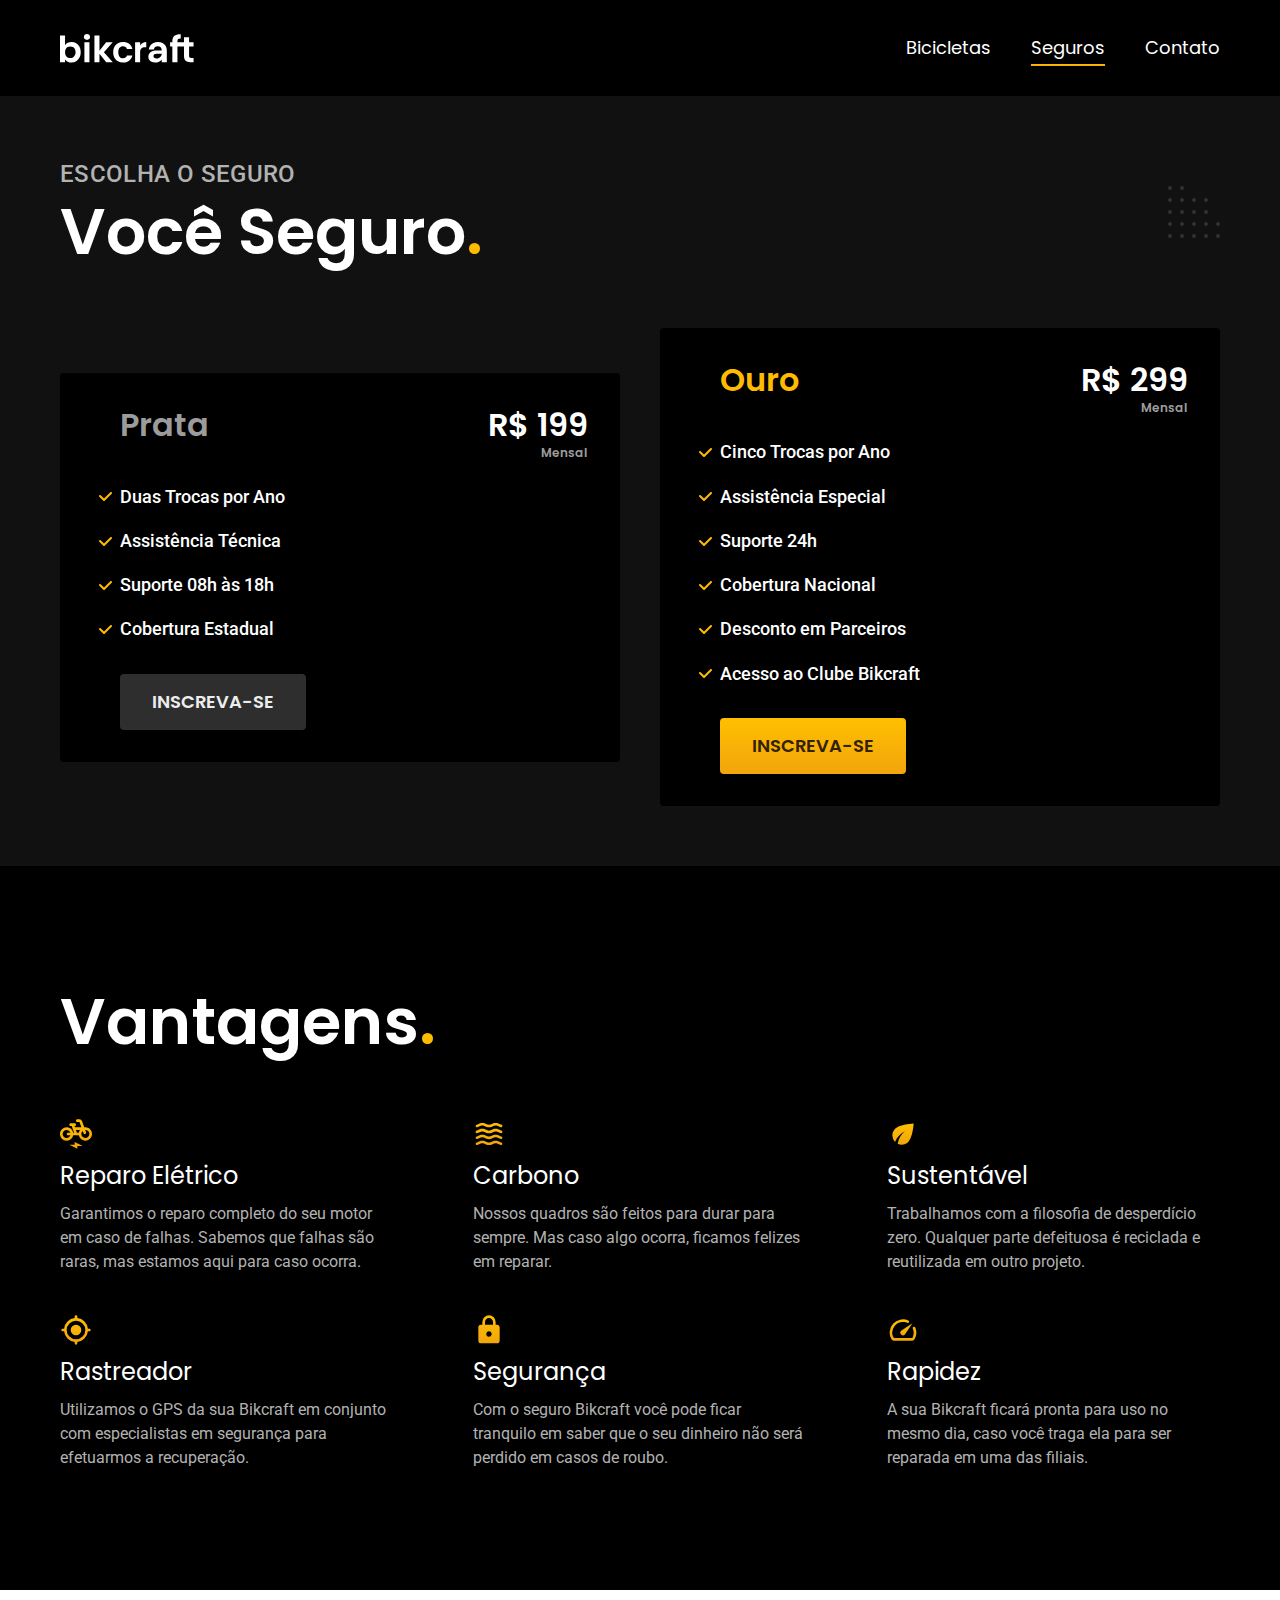
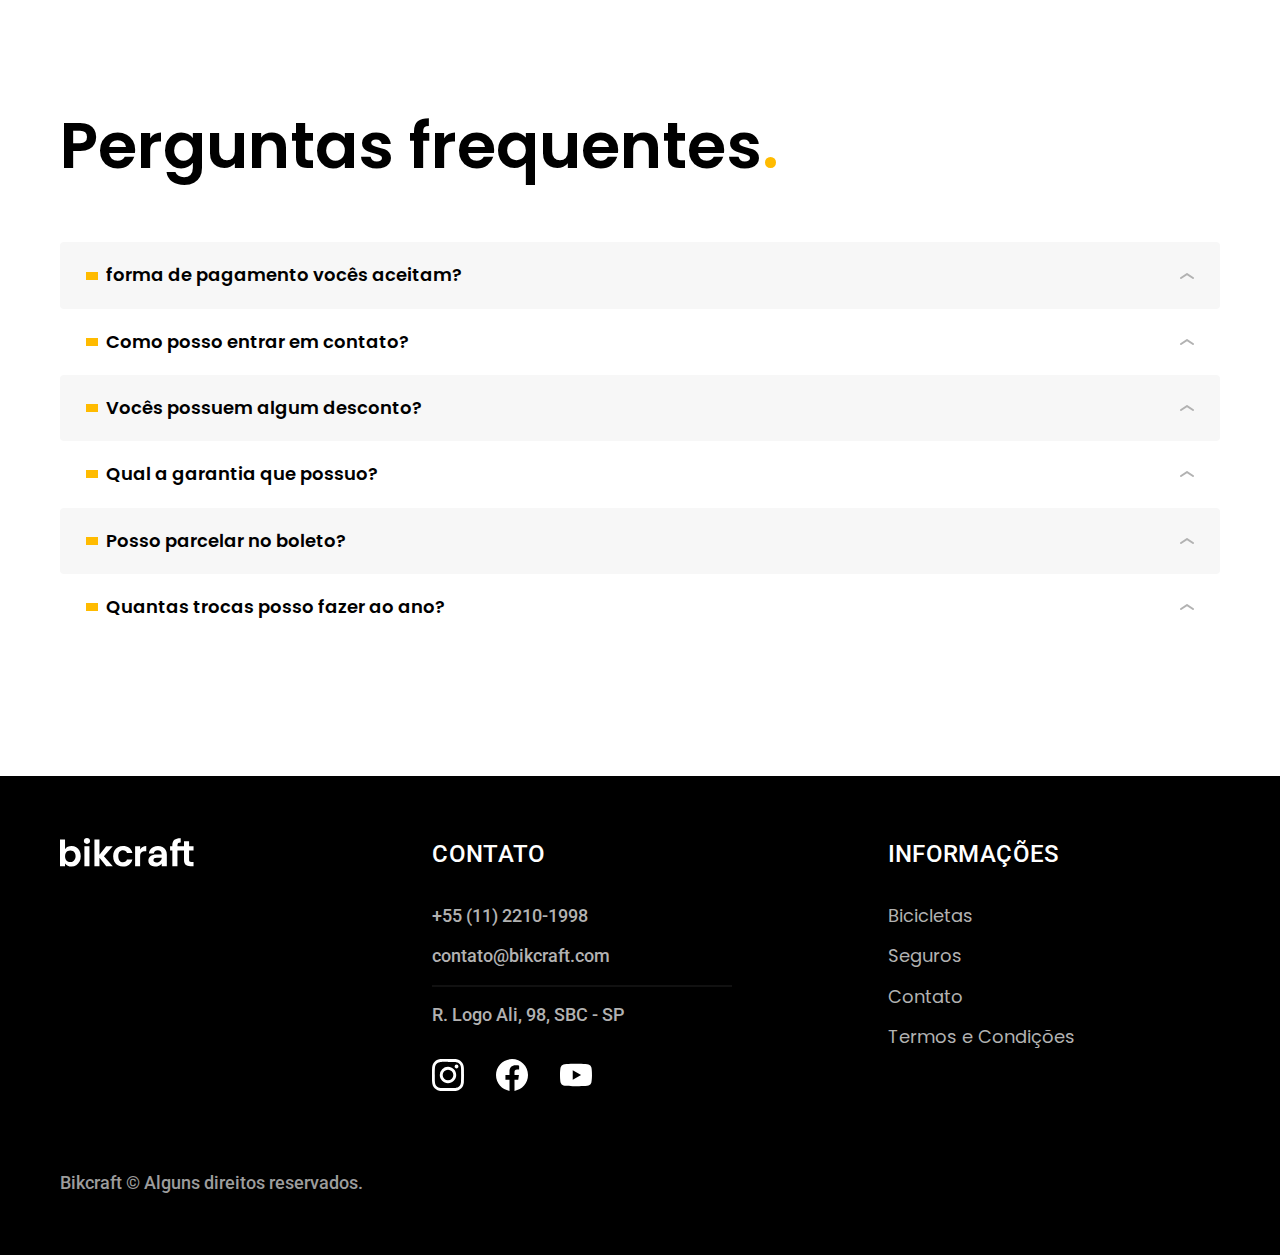
<file: seguros.html>
<!DOCTYPE html>
<html lang="pt-br">
<head>
  <meta charset="UTF-8">
  <meta http-equiv="X-UA-Compatible" content="IE=edge">
  <meta name="viewport" content="width=device-width, initial-scale=1.0">
  <title>Seguros | Bikcraft</title>
  <link rel="icon" href="./favicon.svg" type="image/svg+xml">
  <link rel="preload" href="./css/style.min.css" as="style">
  <link rel="stylesheet" href="./css/style.min.css">
  <link rel="preconnect" href="https://fonts.googleapis.com">
  <link rel="preconnect" href="https://fonts.gstatic.com" crossorigin>
  <link href="https://fonts.googleapis.com/css2?family=Merriweather:ital,wght@1,900&family=Poppins:wght@400;600&family=Roboto:wght@400;500&display=swap" rel="stylesheet">
  <meta name="description" content="Termos de Uso e Condições Bikcraft">

  <script>document.documentElement.classList.add('js');</script>
</head>

<body id="seguros">

  <header class="header-bg">
    <div class="header container-padrao">
      <a href="./index.html">
        <img src="./img/bikcraft.svg" width="136" height="32" alt="Bikcraft Logo">
      </a>
      <nav aria-label="primaria">
        <ul class="header-menu font-1-m cor-0">
          <li><a href="./bicicletas.html">Bicicletas</a></li>
          <li><a href="./seguros.html">Seguros</a></li>
          <li><a href="./contato.html">Contato</a></li>
        </ul>
      </nav>
    </div>
  </header>
  
  <main class="seguros-bg">
    <div class="titulo-bg">
      <div class="titulo container-padrao">
        <p class="font-2-l-b cor-5">Escolha o seguro</p>
        <h1 class="font-1-xxl cor-0">Você Seguro<span class="cor-p1">.</span></h1>
      </div>    
    </div>

    <div class="seguros container-padrao">
        <div class="seguros-item">
          <h3 class="font-1-xl cor-6">Prata</h3>
          <span class="font-1-xl cor-0">R$ 199 <span class="font-1-xs cor-6">Mensal</span></span>
            <ul class="font-2-m cor-0">
              <li>Duas Trocas por Ano</li>
              <li>Assistência Técnica</li>
              <li>Suporte 08h às 18h</li>
              <li>Cobertura Estadual</li>
            </ul>
            <a class="botao-cinza" href="./orcamento.html?tipo=seguro&produto=prata">Inscreva-se</a>
      </div>
      <div class="seguros-item">
        <h3 class="font-1-xl cor-p1">Ouro</h3>
        <span class="font-1-xl cor-0">R$ 299 <span class="font-1-xs cor-6">Mensal</span></span>
          <ul class="font-2-m cor-0">
            <li>Cinco Trocas por Ano</li>
            <li>Assistência Especial</li>
            <li>Suporte 24h</li>
            <li>Cobertura Nacional</li>
            <li>Desconto em Parceiros</li>
            <li>Acesso ao Clube Bikcraft</li>
          </ul>
          <a class="botao-amarelo" href="./orcamento.html?tipo=seguro&produto=ouro">Inscreva-se</a>
      </div>
    </div>
  </main>
  
  <article class="vantagens-bg">
    <div class="vantagens container-padrao">
      <h2 class="font-1-xxl cor-0">Vantagens<span class="cor-p1">.</span></h2>
      <ul>
        <li>
          <img src="./img/icones/eletrica.svg" width="32" height="32" alt="">
          <h3 class="font-1-l cor-0">Reparo Elétrico</h3>
          <p class="font-2-s cor-5">
            Garantimos o reparo completo do seu motor em caso de falhas. 
            Sabemos que falhas são raras, mas estamos aqui para caso ocorra.
          </p>
        </li>

        <li>
          <img src="./img/icones/carbono.svg" width="32" height="32" alt="">
          <h3 class="font-1-l cor-0">Carbono</h3>
          <p class="font-2-s cor-5">
            Nossos quadros são feitos para durar para sempre. 
            Mas caso algo ocorra, ficamos felizes em reparar.
          </p>
        </li>

        <li>
          <img src="./img/icones/sustentavel.svg" width="32" height="32" alt="">
          <h3 class="font-1-l cor-0">Sustentável</h3>
          <p class="font-2-s cor-5">
            Trabalhamos com a filosofia de desperdício zero. 
            Qualquer parte defeituosa é reciclada e reutilizada em outro projeto.
          </p>
        </li>

        <li>
          <img src="./img/icones/rastreador.svg" width="32" height="32" alt="">
          <h3 class="font-1-l cor-0">Rastreador</h3>
          <p class="font-2-s cor-5">
            Utilizamos o GPS da sua Bikcraft em conjunto com especialistas 
            em segurança para efetuarmos a recuperação.
          </p>
        </li>

        <li>
          <img src="./img/icones/seguro.svg" width="32" height="32" alt="">
          <h3 class="font-1-l cor-0">Segurança</h3>
          <p class="font-2-s cor-5">
            Com o seguro Bikcraft você pode ficar tranquilo em saber que o 
            seu dinheiro não será perdido em casos de roubo.
          </p>
        </li>

        <li>
          <img src="./img/icones/velocidade.svg" width="32" height="32" alt="">
          <h3 class="font-1-l cor-0">Rapidez</h3>
          <p class="font-2-s cor-5">
            A sua Bikcraft ficará pronta para uso no mesmo dia, 
            caso você traga ela para ser reparada em uma das filiais.
          </p>
        </li>
      </ul>
    </div>
  </article>

  <article class="perguntas container-padrao">
    <h2 class="font-1-xxl">Perguntas frequentes<span class="cor-p1">.</span></h2>

      <dl>
        <div>
          <dt><button class="font-1-m-b" aria-controls="pergunta1" aria-expanded="false">forma de pagamento vocês aceitam?</button></dt>
          <dd id="pergunta1" class="font-2-s cor-9">
            Lorem ipsum dolor sit, amet consectetur adipisicing elit. Modi repudiandae veritatis ipsum nulla quia quibusdam et, 
            eos sapiente recusandae, ad porro quam culpa labore illum doloremque vitae.
          </dd>
        </div>

        <div>
          <dt><button class="font-1-m-b" aria-controls="pergunta2" aria-expanded="false">Como posso entrar em contato?</button></dt>
          <dd id="pergunta2" class="font-2-s cor-9">
            Lorem ipsum dolor sit, amet consectetur adipisicing elit. Modi repudiandae veritatis ipsum nulla quia quibusdam et, 
            eos sapiente recusandae, ad porro quam culpa labore illum doloremque vitae.
          </dd>
        </div>

        <div>
          <dt><button class="font-1-m-b" aria-controls="pergunta3" aria-expanded="false">Vocês possuem algum desconto?</button></dt>
          <dd id="pergunta3" class="font-2-s cor-9">
            Lorem ipsum dolor sit, amet consectetur adipisicing elit. Modi repudiandae veritatis ipsum nulla quia quibusdam et, 
            eos sapiente recusandae, ad porro quam culpa labore illum doloremque vitae.
          </dd>
        </div>

        <div>
          <dt><button class="font-1-m-b" aria-controls="pergunta4" aria-expanded="false">Qual a garantia que possuo?</button></dt>
          <dd id="pergunta4" class="font-2-s cor-9">
            Lorem ipsum dolor sit, amet consectetur adipisicing elit. Modi repudiandae veritatis ipsum nulla quia quibusdam et, 
            eos sapiente recusandae, ad porro quam culpa labore illum doloremque vitae.
          </dd>
        </div>

        <div>
          <dt><button class="font-1-m-b" aria-controls="pergunta5" aria-expanded="false">Posso parcelar no boleto?</button></dt>
          <dd id="pergunta5" class="font-2-s cor-9">
            Lorem ipsum dolor sit, amet consectetur adipisicing elit. Modi repudiandae veritatis ipsum nulla quia quibusdam et, 
            eos sapiente recusandae, ad porro quam culpa labore illum doloremque vitae.
          </dd>
        </div>

        <div>
          <dt><button class="font-1-m-b" aria-controls="pergunta6" aria-expanded="false">Quantas trocas posso fazer ao ano?</button></dt>
          <dd id="pergunta6" class="font-2-s cor-9">
            Lorem ipsum dolor sit, amet consectetur adipisicing elit. Modi repudiandae veritatis ipsum nulla quia quibusdam et, 
            eos sapiente recusandae, ad porro quam culpa labore illum doloremque vitae.
          </dd>
        </div>
      </dl>
  </article>

  <article class="footer-bg">
    <div class="footer container-padrao">
      <img src="./img/bikcraft.svg" width="136" height="32" alt="Bikcraft Logo">

      <div class="footer-contato">
        <h3 class="font-2-l-b cor-0">Contato</h3>
        <ul class="cor-5 font-2-m cor-5">
          <li><a href="tel:+551122101998">+55 (11) 2210-1998</a></li>
          <li><a href="mailto:contato@bikcraft.com">contato@bikcraft.com</a></li>
          <li>R. Logo Ali, 98, SBC - SP</li>
        </ul>
        <div class="footer-redes">
          <a href="https://www.instagram.com/nbra98/"><img src="./img/redes/instagram.svg" width="32" height="32" alt="Instagram Logo"></a>
          <a href=""><img src="./img/redes/facebook.svg" width="32" height="32" alt="Facebook Logo"></a>
          <a href=""><img src="./img/redes/youtube.svg" width="32" height="32" alt="YouTube Logo"></a>
        </div>
      </div>

      <div class="footer-informacoes">
        <h3 class="font-2-l-b cor-0">Informações</h3>
        <nav>
          <ul class="font-1-m cor-5">
            <li><a href="./bicicletas.html">Bicicletas</a></li>
            <li><a href="./seguros.html">Seguros</a></li>
            <li><a href="./contato.html">Contato</a></li>
            <li><a href="./termos.html">Termos e Condições</a></li>
          </ul>
        </nav>
      </div>

      <p class="footer-copy font-2-m cor-6">Bikcraft © Alguns direitos reservados.</p>
    </div>
  </article>

  <script src="./js/script.js"></script>
</body>
</html>
</file>
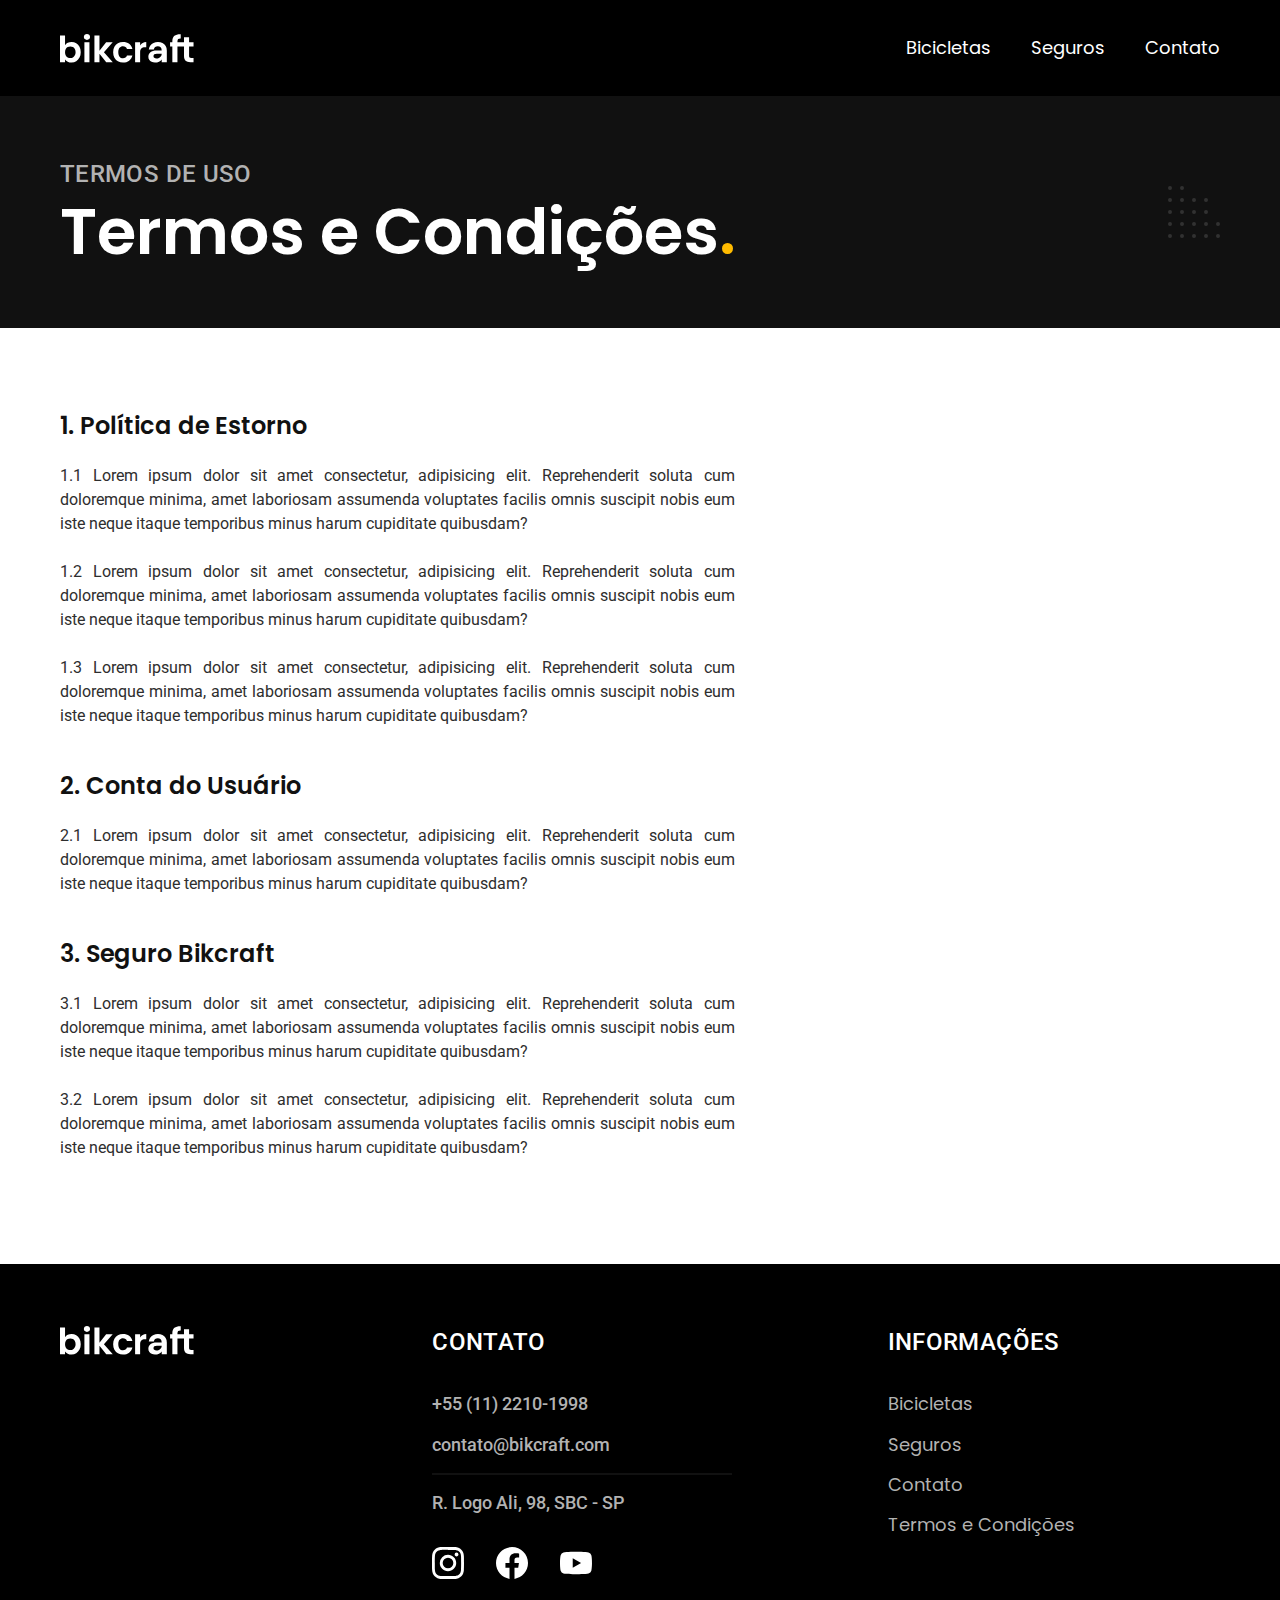
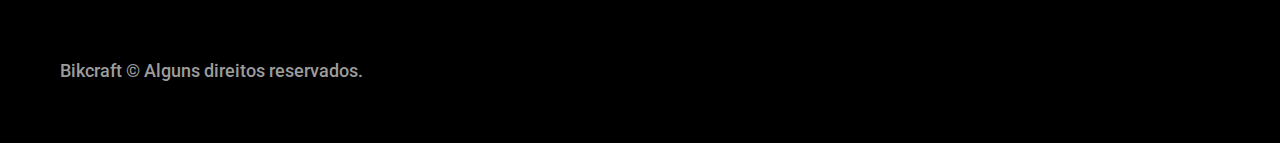
<file: termos.html>
<!DOCTYPE html>
<html lang="pt-br">
<head>
  <meta charset="UTF-8">
  <meta http-equiv="X-UA-Compatible" content="IE=edge">
  <meta name="viewport" content="width=device-width, initial-scale=1.0">
  <title>Termos e Condições | Bikcraft</title>
  <link rel="icon" href="./favicon.svg" type="image/svg+xml">
  <link rel="preload" href="./css/style.min.css" as="style">
  <link rel="stylesheet" href="./css/style.min.css">
  <link rel="preconnect" href="https://fonts.googleapis.com">
  <link rel="preconnect" href="https://fonts.gstatic.com" crossorigin>
  <link href="https://fonts.googleapis.com/css2?family=Merriweather:ital,wght@1,900&family=Poppins:wght@400;600&family=Roboto:wght@400;500&display=swap" rel="stylesheet">
  <meta name="description" content="Termos de Uso e Condições Bikcraft">

  <script>document.documentElement.classList.add('js');</script>
</head>

<body id="termos">

  <header class="header-bg">
    <div class="header container-padrao">
      <a href="./index.html">
        <img src="./img/bikcraft.svg" width="136" height="32" alt="Bikcraft Logo">
      </a>
      <nav aria-label="primaria">
        <ul class="header-menu font-1-m cor-0">
          <li><a href="./bicicletas.html">Bicicletas</a></li>
          <li><a href="./seguros.html">Seguros</a></li>
          <li><a href="./contato.html">Contato</a></li>
        </ul>
      </nav>
    </div>
  </header>
  
  <main>
    <div class="titulo-bg">
      <div class="titulo container-padrao">
        <p class="font-2-l-b cor-5">Termos de Uso</p>
        <h1 class="font-1-xxl cor-0">Termos e Condições<span class="cor-p1">.</span></h1>
      </div>
    </div>

    <div class="termos container-padrao font-2-s cor-10">
      <h2 class="font-1-l cor-11">1. Política de Estorno</h2>
        <p>1.1 Lorem ipsum dolor sit amet consectetur, adipisicing elit. Reprehenderit soluta 
          cum doloremque minima, amet laboriosam assumenda voluptates facilis omnis suscipit nobis 
          eum iste neque itaque temporibus minus harum cupiditate quibusdam?
        </p>

        <p>1.2 Lorem ipsum dolor sit amet consectetur, adipisicing elit. Reprehenderit soluta 
          cum doloremque minima, amet laboriosam assumenda voluptates facilis omnis suscipit nobis 
          eum iste neque itaque temporibus minus harum cupiditate quibusdam?
        </p>

        <p>1.3 Lorem ipsum dolor sit amet consectetur, adipisicing elit. Reprehenderit soluta 
          cum doloremque minima, amet laboriosam assumenda voluptates facilis omnis suscipit nobis 
          eum iste neque itaque temporibus minus harum cupiditate quibusdam?
        </p>

      <h2 class="font-1-l cor-11">2. Conta do Usuário</h2>
    
        <p>2.1 Lorem ipsum dolor sit amet consectetur, adipisicing elit. Reprehenderit soluta 
          cum doloremque minima, amet laboriosam assumenda voluptates facilis omnis suscipit nobis 
          eum iste neque itaque temporibus minus harum cupiditate quibusdam?
        </p>

      <h2 class="font-1-l cor-11">3. Seguro Bikcraft</h2>  
        <p>3.1 Lorem ipsum dolor sit amet consectetur, adipisicing elit. Reprehenderit soluta 
          cum doloremque minima, amet laboriosam assumenda voluptates facilis omnis suscipit nobis 
          eum iste neque itaque temporibus minus harum cupiditate quibusdam?
        </p>

        <p>3.2 Lorem ipsum dolor sit amet consectetur, adipisicing elit. Reprehenderit soluta 
          cum doloremque minima, amet laboriosam assumenda voluptates facilis omnis suscipit nobis 
          eum iste neque itaque temporibus minus harum cupiditate quibusdam?
        </p>
    </div>
  </main>





  <article class="footer-bg">
    <div class="footer container-padrao">
      <img src="./img/bikcraft.svg" width="136" height="32" alt="Bikcraft Logo">

      <div class="footer-contato">
        <h3 class="font-2-l-b cor-0">Contato</h3>
        <ul class="cor-5 font-2-m cor-5">
          <li><a href="tel:+551122101998">+55 (11) 2210-1998</a></li>
          <li><a href="mailto:contato@bikcraft.com">contato@bikcraft.com</a></li>
          <li>R. Logo Ali, 98, SBC - SP</li>
        </ul>
        <div class="footer-redes">
          <a href="https://www.instagram.com/nbra98/"><img src="./img/redes/instagram.svg" width="32" height="32" alt="Instagram Logo"></a>
          <a href=""><img src="./img/redes/facebook.svg" width="32" height="32" alt="Facebook Logo"></a>
          <a href=""><img src="./img/redes/youtube.svg" width="32" height="32" alt="YouTube Logo"></a>
        </div>
      </div>

      <div class="footer-informacoes">
        <h3 class="font-2-l-b cor-0">Informações</h3>
        <nav>
          <ul class="font-1-m cor-5">
            <li><a href="./bicicletas.html">Bicicletas</a></li>
            <li><a href="./seguros.html">Seguros</a></li>
            <li><a href="./contato.html">Contato</a></li>
            <li><a href="./termos.html">Termos e Condições</a></li>
          </ul>
        </nav>
      </div>

      <p class="footer-copy font-2-m cor-6">Bikcraft © Alguns direitos reservados.</p>
    </div>
  </article>

  <script src="./js/script.js"></script>
</body>
</html>
</file>
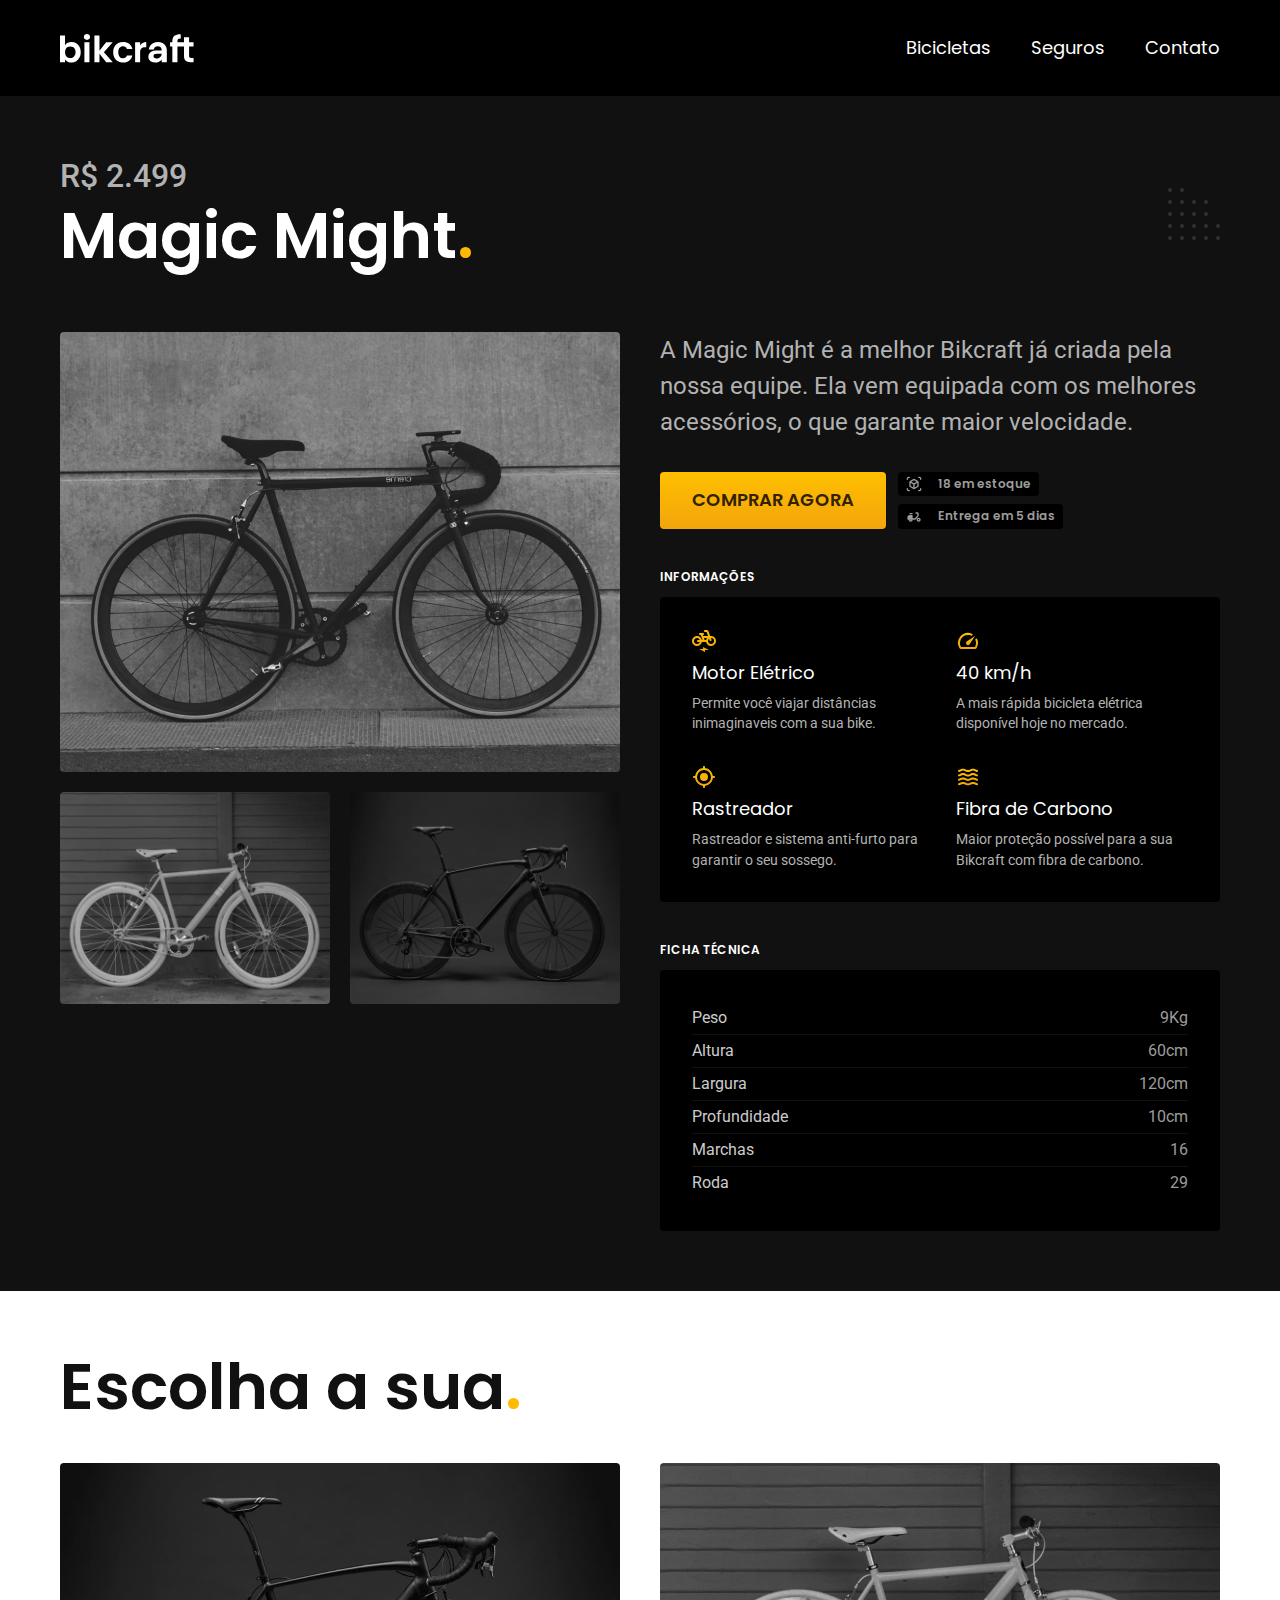
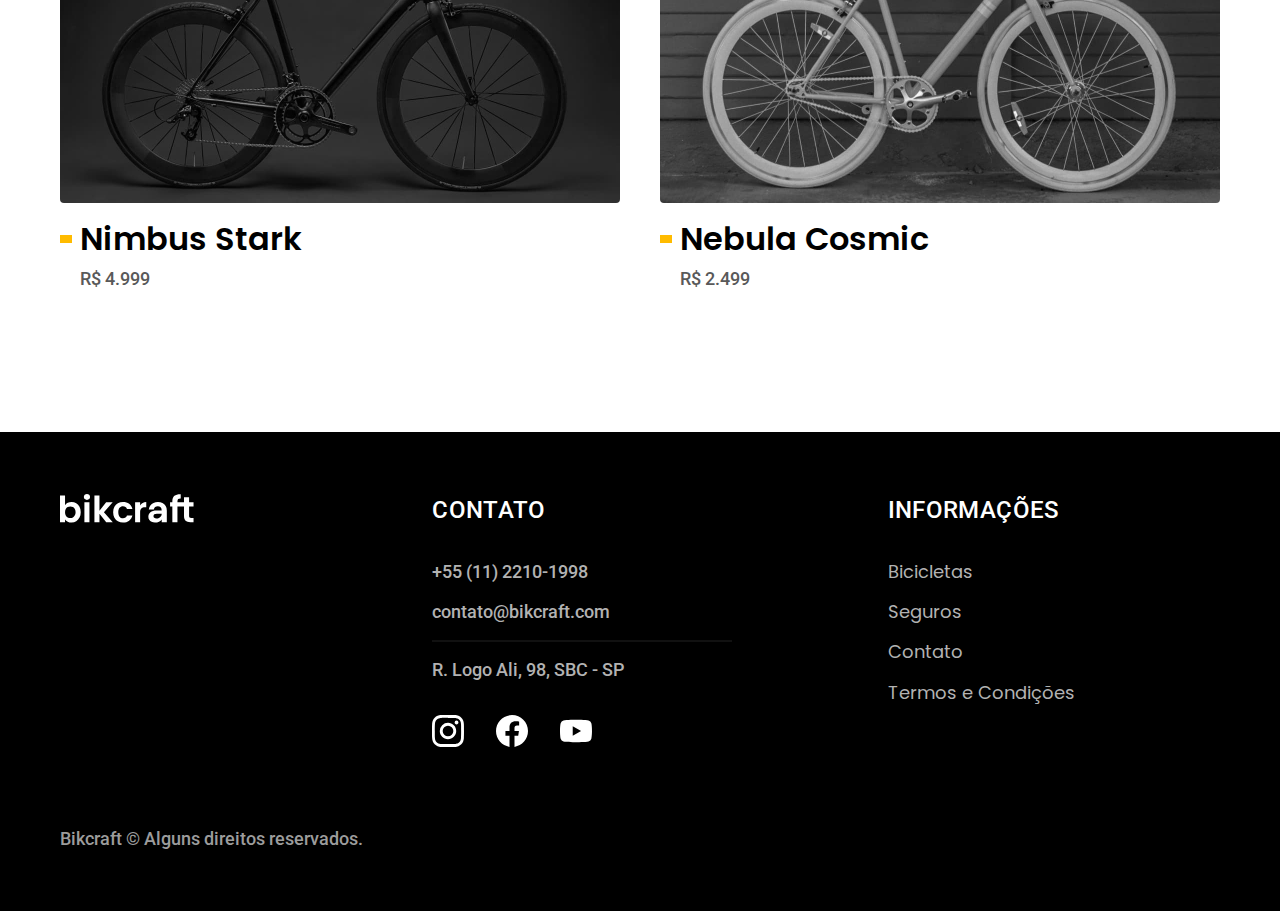
<file: bicicletas/magic-might.html>
<!DOCTYPE html>
<html lang="pt-br">
<head>
  <meta charset="UTF-8">
  <meta http-equiv="X-UA-Compatible" content="IE=edge">
  <meta name="viewport" content="width=device-width, initial-scale=1.0">
  <title>Magic Might | Bikcraft</title>
  <link rel="icon" href="../favicon.svg" type="image/svg+xml">
  <link rel="stylesheet" href="../css/style.min.css">
  <link rel="preconnect" href="https://fonts.googleapis.com">
  <link rel="preconnect" href="https://fonts.gstatic.com" crossorigin>
  <link href="https://fonts.googleapis.com/css2?family=Merriweather:ital,wght@1,900&family=Poppins:wght@400;600&family=Roboto:wght@400;500&display=swap" rel="stylesheet">
  <meta name="description" content="Termos de Uso e Condições Bikcraft">

  <script>document.documentElement.classList.add('js');</script>
</head>

<body id="bicicleta">

  <header class="header-bg">
    <div class="header container-padrao">
      <a href="../index.html">
        <img src="../img/bikcraft.svg" width="136" height="32" alt="Bikcraft Logo">
      </a>
      <nav aria-label="primaria">
        <ul class="header-menu font-1-m cor-0">
          <li><a href="../bicicletas.html">Bicicletas</a></li>
          <li><a href="../seguros.html">Seguros</a></li>
          <li><a href="../contato.html">Contato</a></li>
        </ul>
      </nav>
    </div>
  </header>
  
  <main class="titulo-bg">
    <div>
      <div class="titulo container-padrao">
        <p class="font-2-xl cor-5">R$ 2.499</p>
        <h1 class="font-1-xxl cor-0">Magic Might<span class="cor-p1">.</span></h1>
      </div>
    </div>

  <div class="bicicleta container-padrao">
      <div class="bicicleta-imagens">
        <img src="../img/bicicleta/nimbus2.jpg" width="1120" height="880" alt="Imagem Magic Might">
        <img src="../img/bicicleta/nimbus3.jpg" width="1120" height="880" alt="Imagem Nebula Cosmic">
        <img src="../img/bicicleta/nimbus1.jpg" width="1120" height="880" alt="Imagem Nimbus Stark">
      </div>
      
      <div class="bicicleta-conteudo">
        <p class="font-2-l cor-5">
          A Magic Might é a melhor Bikcraft já criada pela nossa equipe. 
          Ela vem equipada com os melhores acessórios, o que garante maior velocidade.
        </p>
          <div class="bicicleta-comprar">
            <a class="botao-amarelo" href="../orcamento.html?tipo=bikcraft&produto=magic-might">Comprar Agora</a>
            <span class="font-1-xs cor-6"><img src="../img/icones/estoque.svg" width="16" height="16" alt="">18 em estoque</span>
            <span class="font-1-xs cor-6"><img src="../img/icones/entrega.svg" width="16" height="16" alt="">Entrega em 5 dias</span>
          </div>

        <h2 class="font-1-xs cor-0">Informações</h2>
          <ul class="bicicleta-informacoes">
            <li>
              <img src="../img/icones/eletrica.svg" width="32" height="32" alt="">
              <h3 class="font-1-m cor-0">Motor Elétrico</h3>
              <p class="font-2-xs cor-5">Permite você viajar distâncias inimaginaveis com a sua bike.</p>
            </li>

            <li>
              <img src="../img/icones/velocidade.svg" width="32" height="32" alt="">
              <h3 class="font-1-m cor-0">40 km/h</h3>
              <p class="font-2-xs cor-5">A mais rápida bicicleta elétrica disponível hoje no mercado.</p>
            </li>

            <li>
              <img src="../img/icones/rastreador.svg" width="32" height="32" alt="">
              <h3 class="font-1-m cor-0">Rastreador</h3>
              <p class="font-2-xs cor-5">Rastreador e sistema anti-furto para garantir o seu sossego.</p>
            </li>

            <li>
              <img src="../img/icones/carbono.svg" width="32" height="32" alt="">
              <h3 class="font-1-m cor-0">Fibra de Carbono</h3>
              <p class="font-2-xs cor-5">Maior proteção possível para a sua Bikcraft com fibra de carbono.</p>
            </li>
          </ul>

          <h2 class="font-1-xs cor-0">Ficha Técnica</h2>
          <ul class="bicicleta-ficha font-2-s cor-4">
            <li>Peso <span>9Kg</span></li>
            <li>Altura <span>60cm</span></li>
            <li>Largura <span>120cm</span></li>
            <li>Profundidade <span>10cm</span></li>
            <li>Marchas <span>16</span></li>
            <li>Roda <span>29</span></li>
          </ul>
      </div>
    </div>
  </main>

  <article class="lista-bicicletas-home">
    <h2 class="font-1-xxl cor-11 container-padrao">Escolha a sua<span class="cor-p1">.</span></h2>

    <ul class="container-padrao">
      <li>
        <a href="./nimbus-stark.html">
          <img src="../img/bicicletas/nimbus.jpg" width="1120" height="680" alt="Bicicleta Branca">
          <h3 class="font-1-xl">Nimbus Stark</h3>
          <span class="font-2-m cor-8">R$ 4.999</span>
        </a>
      </li>

      <li>
        <a href="./nebula-cosmic.html">
          <img src="../img/bicicletas/nebula.jpg" width="1120" height="680" alt="Bicicleta Preta">
          <h3 class="font-1-xl">Nebula Cosmic</h3>
          <span class="font-2-m cor-8">R$ 2.499</span>
        </a>
      </li>
    </ul>
  </article>

  <article class="footer-bg">
    <div class="footer container-padrao">
      <img src="../img/bikcraft.svg" width="136" height="32" alt="Bikcraft Logo">

      <div class="footer-contato">
        <h3 class="font-2-l-b cor-0">Contato</h3>
        <ul class="cor-5 font-2-m cor-5">
          <li><a href="tel:+551122101998">+55 (11) 2210-1998</a></li>
          <li><a href="mailto:contato@bikcraft.com">contato@bikcraft.com</a></li>
          <li>R. Logo Ali, 98, SBC - SP</li>
        </ul>
        <div class="footer-redes">
          <a href="https://www.instagram.com/nbra98/"><img src="../img/redes/instagram.svg" width="32" height="32" alt="Instagram Logo"></a>
          <a href=""><img src="../img/redes/facebook.svg" width="32" height="32" alt="Facebook Logo"></a>
          <a href=""><img src="../img/redes/youtube.svg" width="32" height="32" alt="YouTube Logo"></a>
        </div>
      </div>

      <div class="footer-informacoes">
        <h3 class="font-2-l-b cor-0">Informações</h3>
        <nav>
          <ul class="font-1-m cor-5">
            <li><a href="../bicicletas.html">Bicicletas</a></li>
            <li><a href="../seguros.html">Seguros</a></li>
            <li><a href="../contato.html">Contato</a></li>
            <li><a href="../termos.html">Termos e Condições</a></li>
          </ul>
        </nav>
      </div>

      <p class="footer-copy font-2-m cor-6">Bikcraft © Alguns direitos reservados.</p>
    </div>
  </article>

  <script src="../js/script.js"></script>
</body>
</html>
</file>
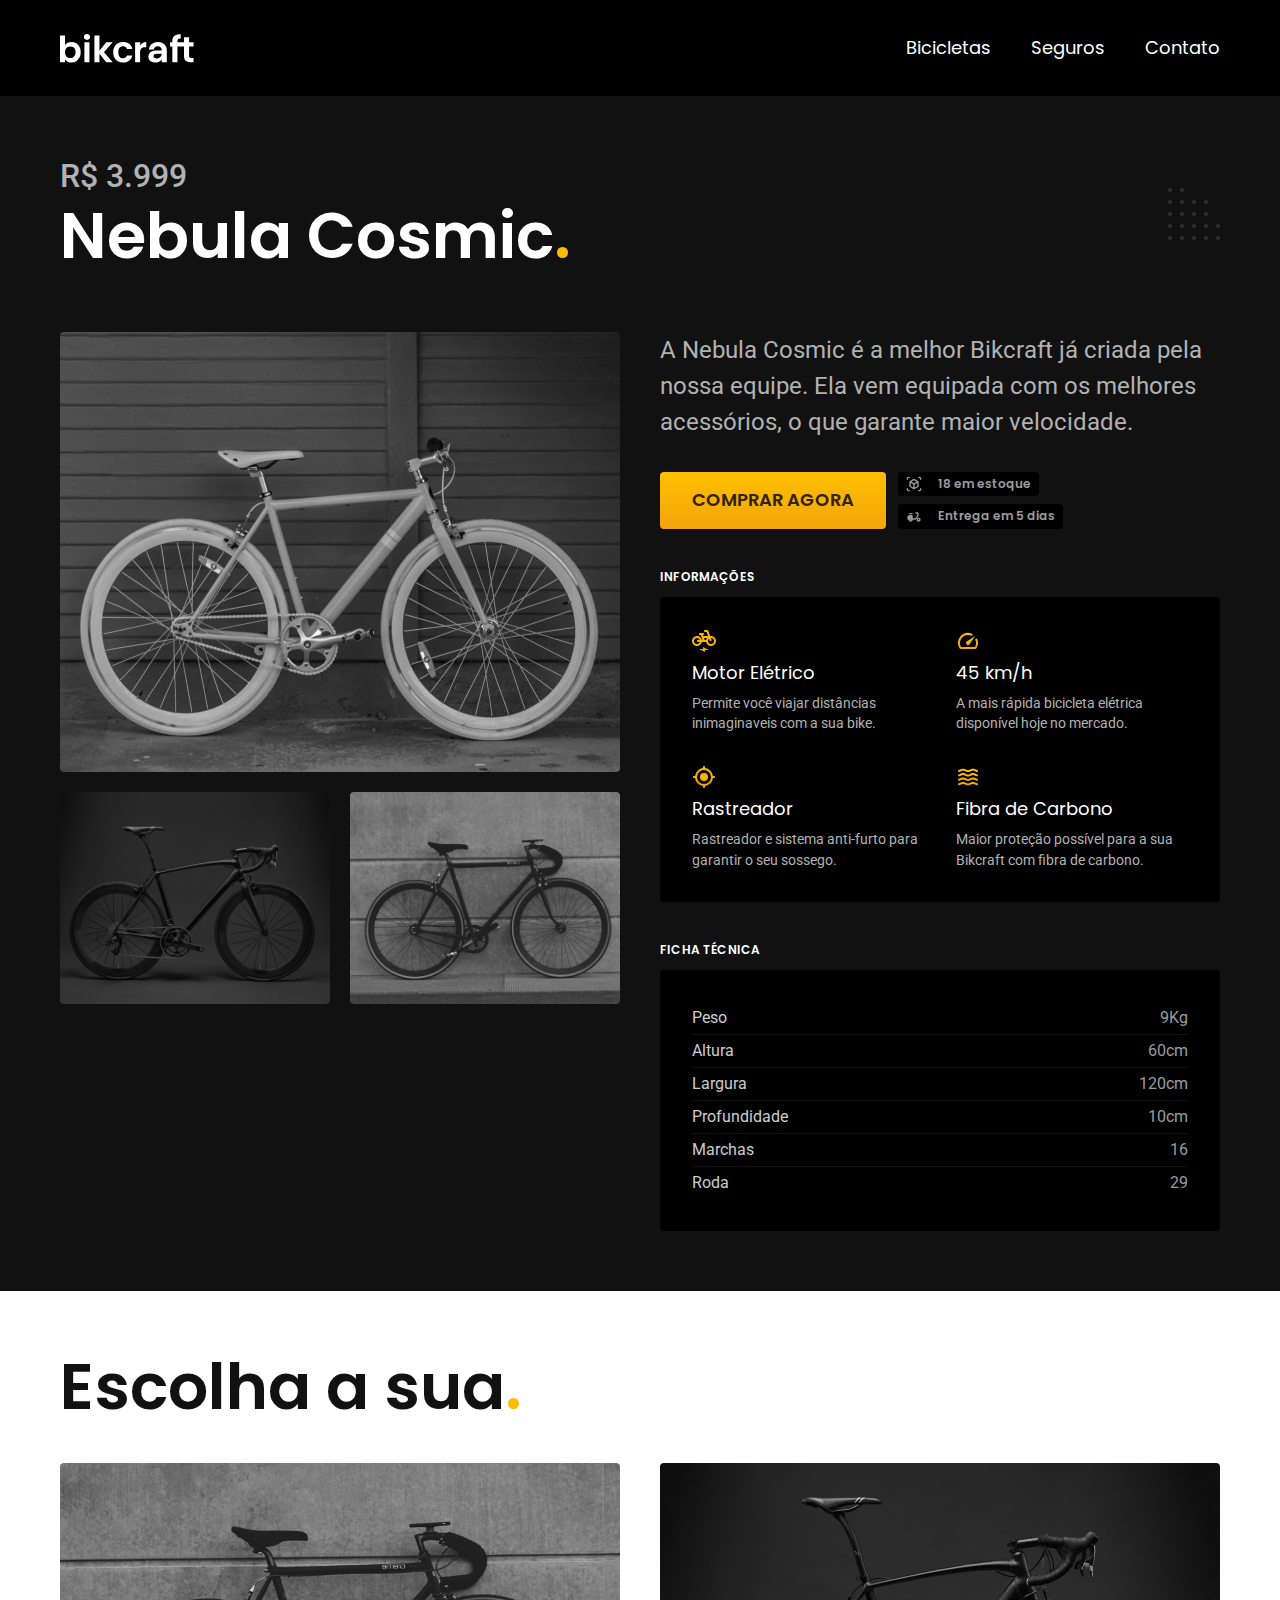
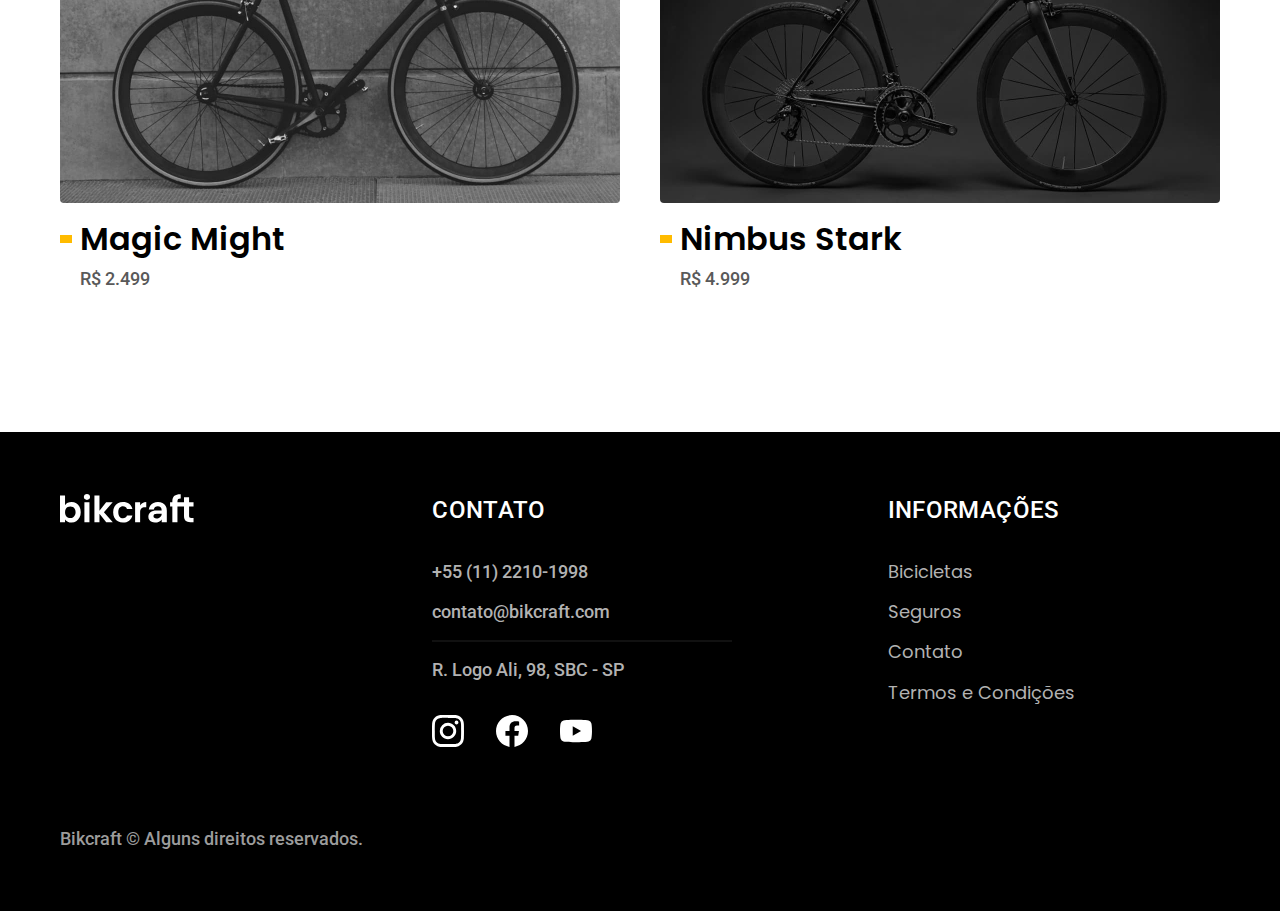
<file: bicicletas/nebula-cosmic.html>
<!DOCTYPE html>
<html lang="pt-br">
<head>
  <meta charset="UTF-8">
  <meta http-equiv="X-UA-Compatible" content="IE=edge">
  <meta name="viewport" content="width=device-width, initial-scale=1.0">
  <title>Nebula Cosmic | Bikcraft</title>
  <link rel="icon" href="../favicon.svg" type="image/svg+xml">
  <link rel="stylesheet" href="../css/style.min.css">
  <link rel="preconnect" href="https://fonts.googleapis.com">
  <link rel="preconnect" href="https://fonts.gstatic.com" crossorigin>
  <link href="https://fonts.googleapis.com/css2?family=Merriweather:ital,wght@1,900&family=Poppins:wght@400;600&family=Roboto:wght@400;500&display=swap" rel="stylesheet">
  <meta name="description" content="Termos de Uso e Condições Bikcraft">

  <script>document.documentElement.classList.add('js');</script>
</head>

<body id="bicicleta">

  <header class="header-bg">
    <div class="header container-padrao">
      <a href="../index.html">
        <img src="../img/bikcraft.svg" width="136" height="32" alt="Bikcraft Logo">
      </a>
      <nav aria-label="primaria">
        <ul class="header-menu font-1-m cor-0">
          <li><a href="../bicicletas.html">Bicicletas</a></li>
          <li><a href="../seguros.html">Seguros</a></li>
          <li><a href="../contato.html">Contato</a></li>
        </ul>
      </nav>
    </div>
  </header>
  
  <main class="titulo-bg">
    <div>
      <div class="titulo container-padrao">
        <p class="font-2-xl cor-5">R$ 3.999</p>
        <h1 class="font-1-xxl cor-0">Nebula Cosmic<span class="cor-p1">.</span></h1>
      </div>
    </div>

  <div class="bicicleta container-padrao">
      <div class="bicicleta-imagens">
        <img src="../img/bicicleta/nimbus3.jpg" width="1120" height="880" alt="Imagem Nebula Cosmic">
        <img src="../img/bicicleta/nimbus1.jpg" width="1120" height="880" alt="Imagem Nimbus Stark">
        <img src="../img/bicicleta/nimbus2.jpg" width="1120" height="880" alt="Imagem Magic Might">
      </div>
      
      <div class="bicicleta-conteudo">
        <p class="font-2-l cor-5">
          A Nebula Cosmic é a melhor Bikcraft já criada pela nossa equipe. 
          Ela vem equipada com os melhores acessórios, o que garante maior velocidade.
        </p>
          <div class="bicicleta-comprar">
            <a class="botao-amarelo" href="../orcamento.html?tipo=bikcraft&produto=nebula-cosmic">Comprar Agora</a>
            <span class="font-1-xs cor-6"><img src="../img/icones/estoque.svg" width="16" height="16" alt="">18 em estoque</span>
            <span class="font-1-xs cor-6"><img src="../img/icones/entrega.svg" width="16" height="16" alt="">Entrega em 5 dias</span>
          </div>

        <h2 class="font-1-xs cor-0">Informações</h2>
          <ul class="bicicleta-informacoes">
            <li>
              <img src="../img/icones/eletrica.svg" width="32" height="32" alt="">
              <h3 class="font-1-m cor-0">Motor Elétrico</h3>
              <p class="font-2-xs cor-5">Permite você viajar distâncias inimaginaveis com a sua bike.</p>
            </li>

            <li>
              <img src="../img/icones/velocidade.svg" width="32" height="32" alt="">
              <h3 class="font-1-m cor-0">45 km/h</h3>
              <p class="font-2-xs cor-5">A mais rápida bicicleta elétrica disponível hoje no mercado.</p>
            </li>

            <li>
              <img src="../img/icones/rastreador.svg" width="32" height="32" alt="">
              <h3 class="font-1-m cor-0">Rastreador</h3>
              <p class="font-2-xs cor-5">Rastreador e sistema anti-furto para garantir o seu sossego.</p>
            </li>

            <li>
              <img src="../img/icones/carbono.svg" width="32" height="32" alt="">
              <h3 class="font-1-m cor-0">Fibra de Carbono</h3>
              <p class="font-2-xs cor-5">Maior proteção possível para a sua Bikcraft com fibra de carbono.</p>
            </li>
          </ul>

          <h2 class="font-1-xs cor-0">Ficha Técnica</h2>
          <ul class="bicicleta-ficha font-2-s cor-4">
            <li>Peso <span>9Kg</span></li>
            <li>Altura <span>60cm</span></li>
            <li>Largura <span>120cm</span></li>
            <li>Profundidade <span>10cm</span></li>
            <li>Marchas <span>16</span></li>
            <li>Roda <span>29</span></li>
          </ul>
      </div>
    </div>
  </main>

  <article class="lista-bicicletas-home">
    <h2 class="font-1-xxl cor-11 container-padrao">Escolha a sua<span class="cor-p1">.</span></h2>

    <ul class="container-padrao">
      <li>
        <a href="./magic-might.html">
          <img src="../img/bicicletas/magic.jpg" width="1120" height="680" alt="Bicicleta Preta">
          <h3 class="font-1-xl">Magic Might</h3>
          <span class="font-2-m cor-8">R$ 2.499</span>
        </a>
      </li>

      <li>
        <a href="./nimbus-stark.html">
          <img src="../img/bicicletas/nimbus.jpg" width="1120" height="680" alt="Bicicleta Preta">
          <h3 class="font-1-xl">Nimbus Stark</h3>
          <span class="font-2-m cor-8">R$ 4.999</span>
        </a>
      </li>
    </ul>
  </article>

  <article class="footer-bg">
    <div class="footer container-padrao">
      <img src="../img/bikcraft.svg" width="136" height="32" alt="Bikcraft Logo">

      <div class="footer-contato">
        <h3 class="font-2-l-b cor-0">Contato</h3>
        <ul class="cor-5 font-2-m cor-5">
          <li><a href="tel:+551122101998">+55 (11) 2210-1998</a></li>
          <li><a href="mailto:contato@bikcraft.com">contato@bikcraft.com</a></li>
          <li>R. Logo Ali, 98, SBC - SP</li>
        </ul>
        <div class="footer-redes">
          <a href="https://www.instagram.com/nbra98/"><img src="../img/redes/instagram.svg" width="32" height="32" alt="Instagram Logo"></a>
          <a href=""><img src="../img/redes/facebook.svg" width="32" height="32" alt="Facebook Logo"></a>
          <a href=""><img src="../img/redes/youtube.svg" width="32" height="32" alt="YouTube Logo"></a>
        </div>
      </div>

      <div class="footer-informacoes">
        <h3 class="font-2-l-b cor-0">Informações</h3>
        <nav>
          <ul class="font-1-m cor-5">
            <li><a href="../bicicletas.html">Bicicletas</a></li>
            <li><a href="../seguros.html">Seguros</a></li>
            <li><a href="../contato.html">Contato</a></li>
            <li><a href="../termos.html">Termos e Condições</a></li>
          </ul>
        </nav>
      </div>

      <p class="footer-copy font-2-m cor-6">Bikcraft © Alguns direitos reservados.</p>
    </div>
  </article>

  <script src="../js/script.js"></script>
</body>
</html>
</file>
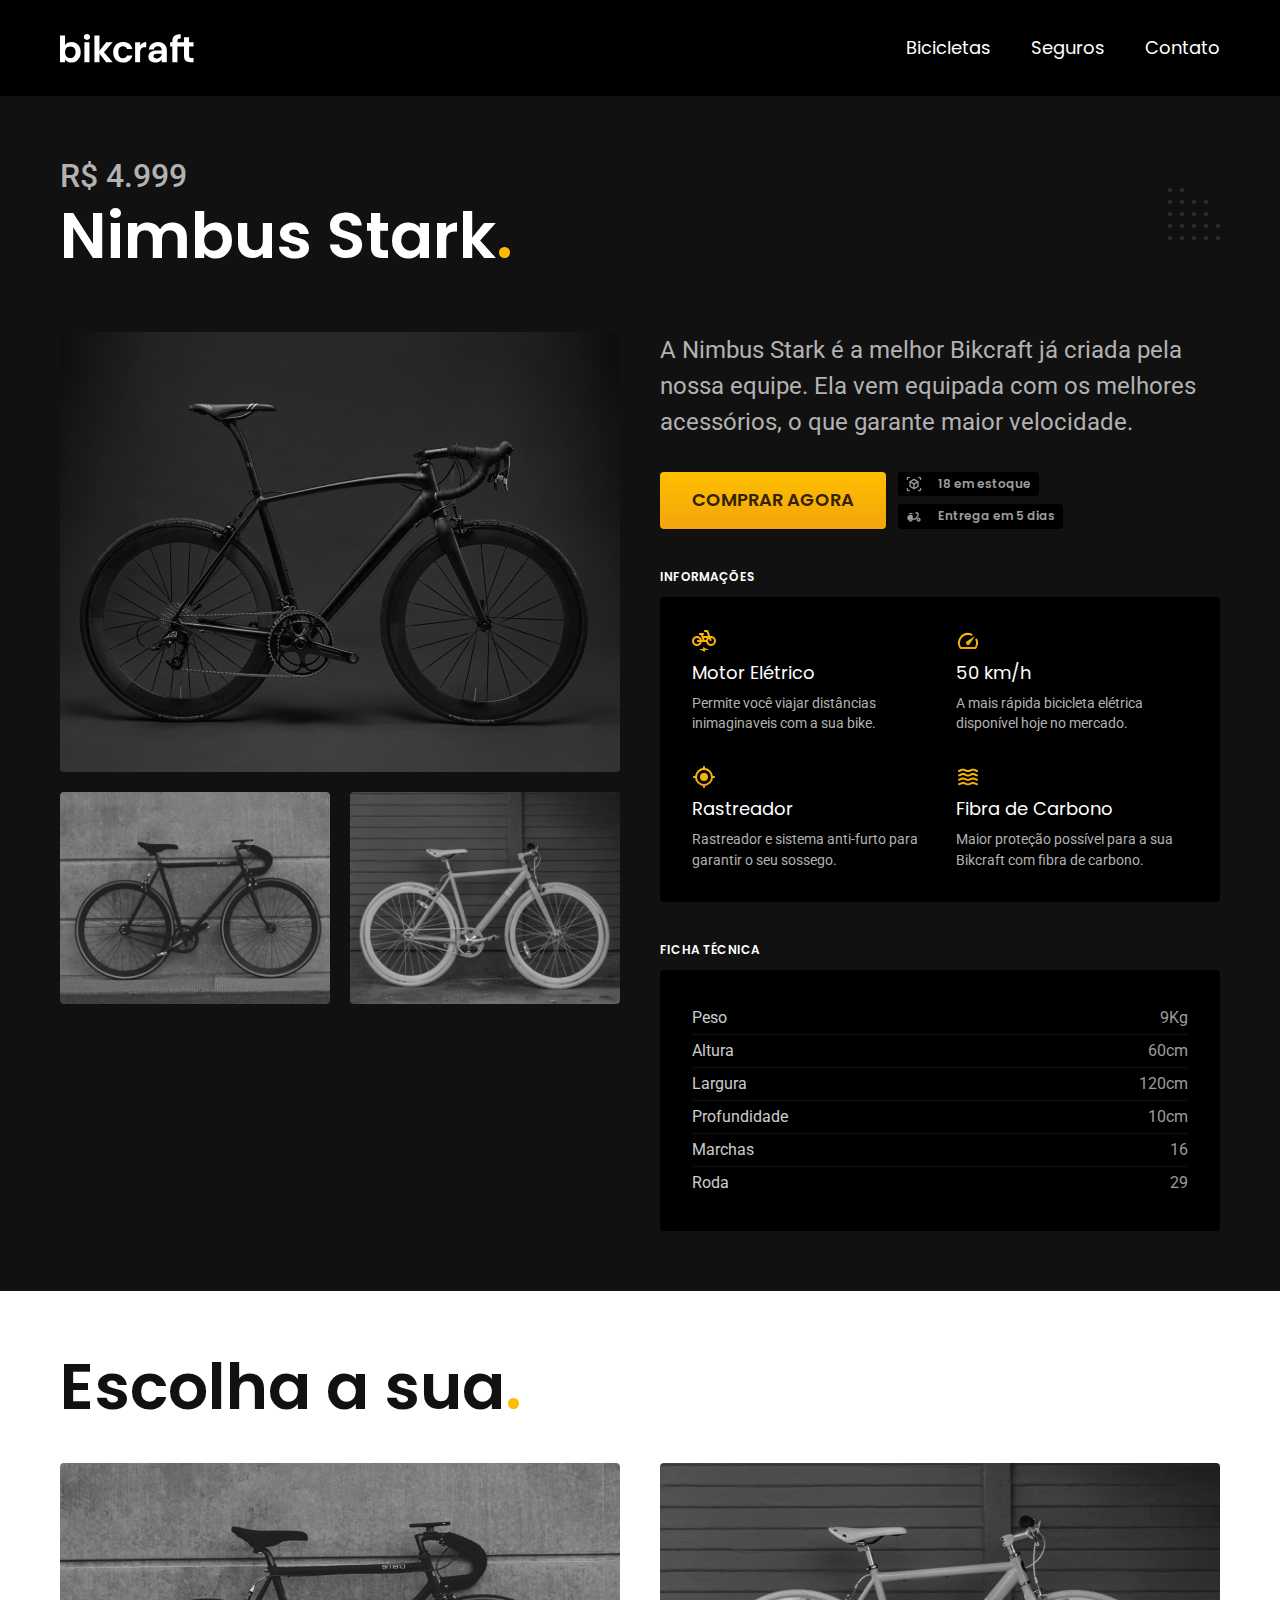
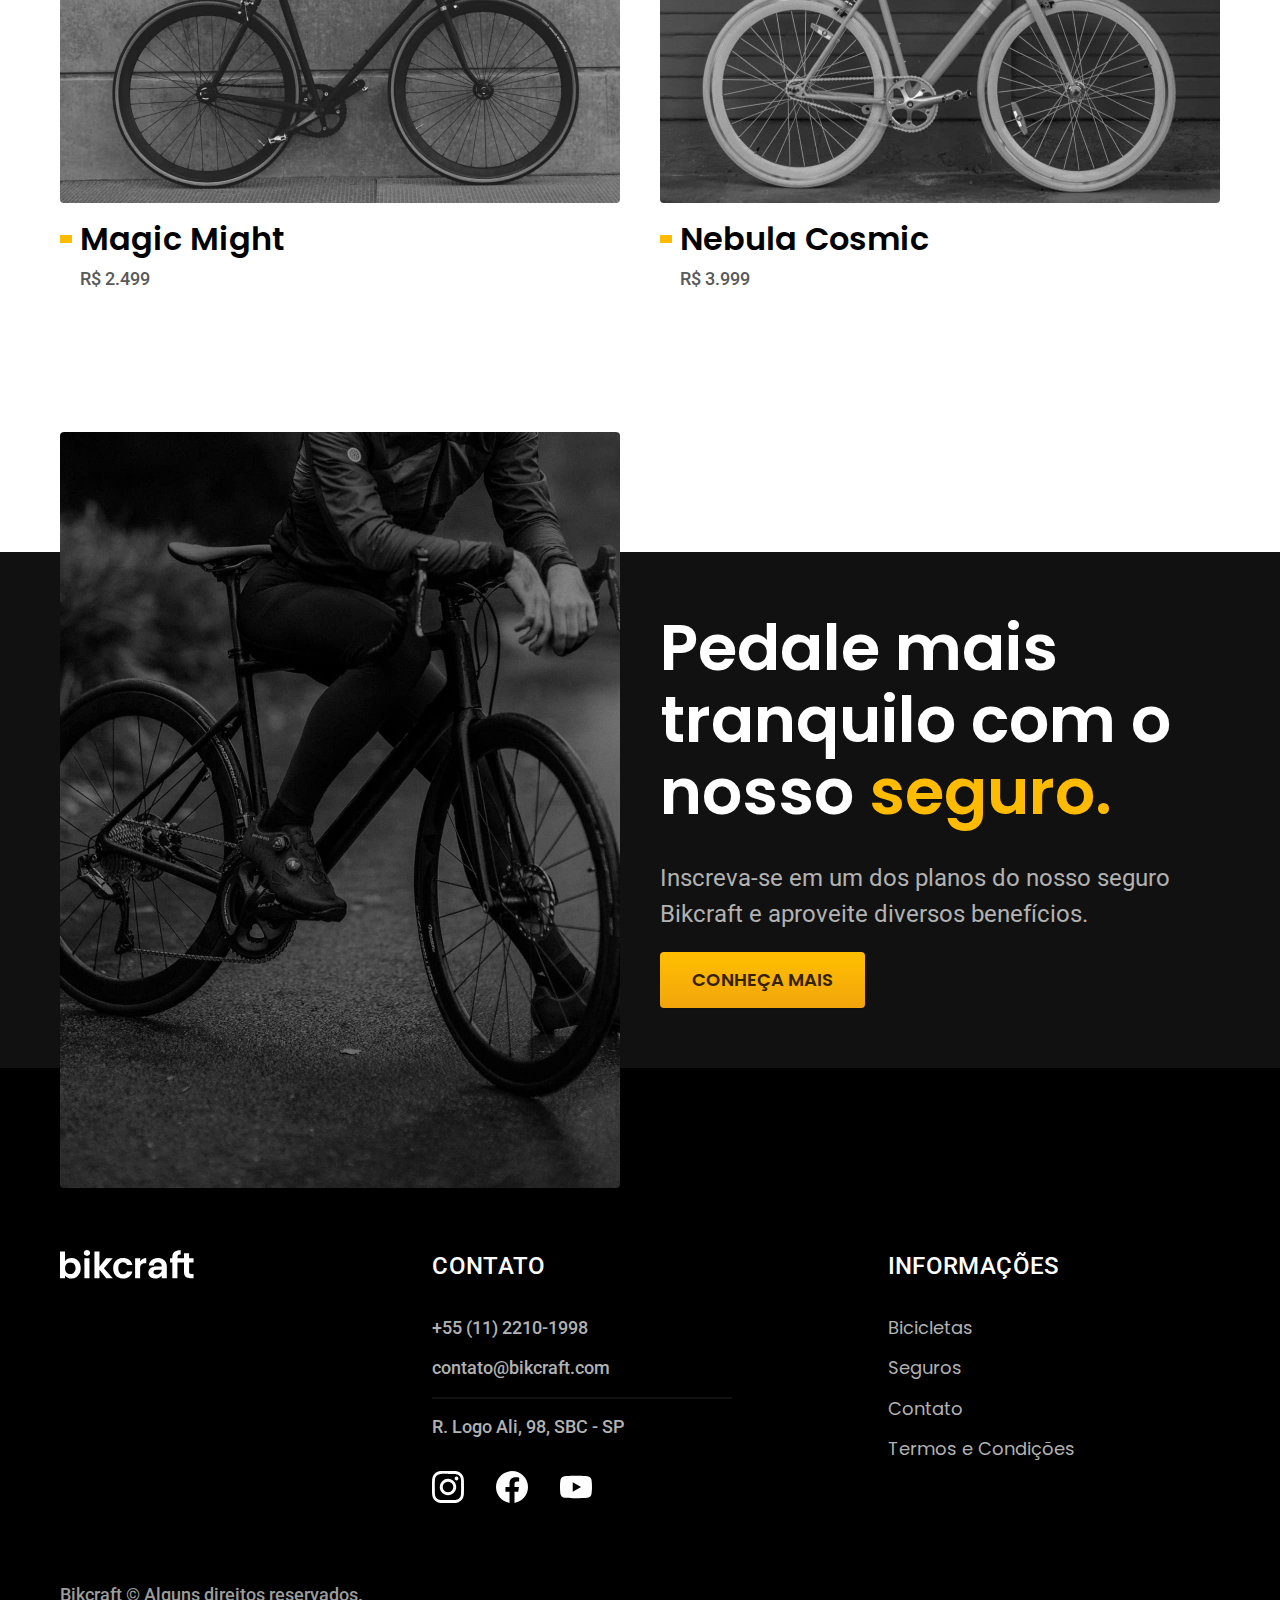
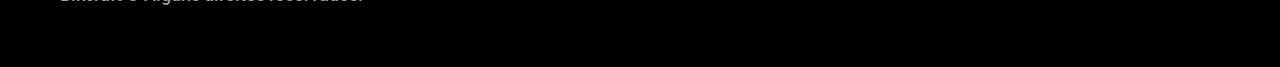
<file: bicicletas/nimbus-stark.html>
<!DOCTYPE html>
<html lang="pt-br">
<head>
  <meta charset="UTF-8">
  <meta http-equiv="X-UA-Compatible" content="IE=edge">
  <meta name="viewport" content="width=device-width, initial-scale=1.0">
  <title>Nimbus Stark | Bikcraft</title>
  <link rel="icon" href="../favicon.svg" type="image/svg+xml">
  <link rel="stylesheet" href="../css/style.min.css">
  <link rel="preconnect" href="https://fonts.googleapis.com">
  <link rel="preconnect" href="https://fonts.gstatic.com" crossorigin>
  <link href="https://fonts.googleapis.com/css2?family=Merriweather:ital,wght@1,900&family=Poppins:wght@400;600&family=Roboto:wght@400;500&display=swap" rel="stylesheet">
  <meta name="description" content="Termos de Uso e Condições Bikcraft">

  <script>document.documentElement.classList.add('js');</script>
</head>

<body id="bicicleta">

  <header class="header-bg">
    <div class="header container-padrao">
      <a href="../index.html">
        <img src="../img/bikcraft.svg" width="136" height="32" alt="Bikcraft Logo">
      </a>
      <nav aria-label="primaria">
        <ul class="header-menu font-1-m cor-0">
          <li><a href="../bicicletas.html">Bicicletas</a></li>
          <li><a href="../seguros.html">Seguros</a></li>
          <li><a href="../contato.html">Contato</a></li>
        </ul>
      </nav>
    </div>
  </header>
  
  <main class="titulo-bg">
    <div>
      <div class="titulo container-padrao">
        <p class="font-2-xl cor-5">R$ 4.999</p>
        <h1 class="font-1-xxl cor-0">Nimbus Stark<span class="cor-p1">.</span></h1>
      </div>
    </div>

  <div class="bicicleta container-padrao">
      <div class="bicicleta-imagens">
        <img src="../img/bicicleta/nimbus1.jpg" width="1120" height="880" alt="Imagem Nimbus Stark">
        <img src="../img/bicicleta/nimbus2.jpg" width="1120" height="880" alt="Imagem Magic Might">
        <img src="../img/bicicleta/nimbus3.jpg" width="1120" height="880" alt="Imagem   Nebula Cosmic">
      </div>
      
      <div class="bicicleta-conteudo">
        <p class="font-2-l cor-5">
          A Nimbus Stark é a melhor Bikcraft já criada pela nossa equipe. 
          Ela vem equipada com os melhores acessórios, o que garante maior velocidade.
        </p>
          <div class="bicicleta-comprar">
            <a class="botao-amarelo" href="../orcamento.html?tipo=bikcraft&produto=nimbus-stark">Comprar Agora</a>
            <span class="font-1-xs cor-6"><img src="../img/icones/estoque.svg" width="16" height="16" alt="">18 em estoque</span>
            <span class="font-1-xs cor-6"><img src="../img/icones/entrega.svg" width="16" height="16" alt="">Entrega em 5 dias</span>
          </div>

        <h2 class="font-1-xs cor-0">Informações</h2>
          <ul class="bicicleta-informacoes">
            <li>
              <img src="../img/icones/eletrica.svg" width="32" height="32" alt="">
              <h3 class="font-1-m cor-0">Motor Elétrico</h3>
              <p class="font-2-xs cor-5">Permite você viajar distâncias inimaginaveis com a sua bike.</p>
            </li>

            <li>
              <img src="../img/icones/velocidade.svg" width="32" height="32" alt="">
              <h3 class="font-1-m cor-0">50 km/h</h3>
              <p class="font-2-xs cor-5">A mais rápida bicicleta elétrica disponível hoje no mercado.</p>
            </li>

            <li>
              <img src="../img/icones/rastreador.svg" width="32" height="32" alt="">
              <h3 class="font-1-m cor-0">Rastreador</h3>
              <p class="font-2-xs cor-5">Rastreador e sistema anti-furto para garantir o seu sossego.</p>
            </li>

            <li>
              <img src="../img/icones/carbono.svg" width="32" height="32" alt="">
              <h3 class="font-1-m cor-0">Fibra de Carbono</h3>
              <p class="font-2-xs cor-5">Maior proteção possível para a sua Bikcraft com fibra de carbono.</p>
            </li>
          </ul>

          <h2 class="font-1-xs cor-0">Ficha Técnica</h2>
          <ul class="bicicleta-ficha font-2-s cor-4">
            <li>Peso <span>9Kg</span></li>
            <li>Altura <span>60cm</span></li>
            <li>Largura <span>120cm</span></li>
            <li>Profundidade <span>10cm</span></li>
            <li>Marchas <span>16</span></li>
            <li>Roda <span>29</span></li>
          </ul>
      </div>
    </div>
  </main>

  <article class="lista-bicicletas-home container-padrao">
    <h2 class="font-1-xxl cor-11">Escolha a sua<span class="cor-p1">.</span></h2>

    <ul>
      <li>
        <a href="./magic-might.html">
          <img src="../img/bicicletas/magic.jpg" width="1120" height="680" alt="Bicicleta Preta">
          <h3 class="font-1-xl">Magic Might</h3>
          <span class="font-2-m cor-8">R$ 2.499</span>
        </a>
      </li>

      <li>
        <a href="./nebula-cosmic.html">
          <img src="../img/bicicletas/nebula.jpg" width="1120" height="680" alt="Bicicleta Branca">
          <h3 class="font-1-xl">Nebula Cosmic</h3>
          <span class="font-2-m cor-8">R$ 3.999</span>
        </a>
      </li>
    </ul>
  </article>

  <article class="seguro-bicicleta-bg">
    <div class="seguro-bicicleta container-padrao">

      <div class="seguro-imagem-bicicleta">
        <img src="../img/fotos/seguros.jpg" width="1360" height="1512" alt="Homem parado em cima de uma bicicleta">
      </div>

      <div class="seguro-conteudo-bicicleta">
        <h2 class="font-1-xxl cor-0">Pedale mais tranquilo com o nosso <span class="cor-p1">seguro.</span></h2>
        <p class="font-2-l cor-5">
          Inscreva-se em um dos planos do nosso seguro Bikcraft e aproveite diversos benefícios.
        </p>
        <a class="botao-amarelo" href="../seguros.html">CONHEÇA MAIS</a>
      </div>

    </div>
  </article>

  <article class="footer-bg">
    <div class="footer container-padrao">
      <img src="../img/bikcraft.svg" width="136" height="32" alt="Bikcraft Logo">

      <div class="footer-contato">
        <h3 class="font-2-l-b cor-0">Contato</h3>
        <ul class="cor-5 font-2-m cor-5">
          <li><a href="tel:+551122101998">+55 (11) 2210-1998</a></li>
          <li><a href="mailto:contato@bikcraft.com">contato@bikcraft.com</a></li>
          <li>R. Logo Ali, 98, SBC - SP</li>
        </ul>
        <div class="footer-redes">
          <a href="https://www.instagram.com/nbra98/"><img src="../img/redes/instagram.svg" width="32" height="32" alt="Instagram Logo"></a>
          <a href=""><img src="../img/redes/facebook.svg" width="32" height="32" alt="Facebook Logo"></a>
          <a href=""><img src="../img/redes/youtube.svg" width="32" height="32" alt="YouTube Logo"></a>
        </div>
      </div>

      <div class="footer-informacoes">
        <h3 class="font-2-l-b cor-0">Informações</h3>
        <nav>
          <ul class="font-1-m cor-5">
            <li><a href="../bicicletas.html">Bicicletas</a></li>
            <li><a href="../seguros.html">Seguros</a></li>
            <li><a href="../contato.html">Contato</a></li>
            <li><a href="../termos.html">Termos e Condições</a></li>
          </ul>
        </nav>
      </div>

      <p class="footer-copy font-2-m cor-6">Bikcraft © Alguns direitos reservados.</p>
    </div>
  </article>

  <script src="../js/script.js"></script>
</body>
</html>
</file>
<file: css/style.min.css>
.bicicleta{display:grid;grid-template-columns:repeat(2,1fr);align-items:start;gap:40px;padding-top:60px}.bicicleta-imagens{display:flex;flex-wrap:wrap;gap:20px}.bicicleta-imagens img{flex:1;min-width:200px}.bicicleta-imagens img:first-child{min-width:100%}.bicicleta-conteudo>p{margin-bottom:32px}.bicicleta-comprar{display:grid;grid-template-columns:max-content auto;align-items:center;gap:8px 12px}.bicicleta-comprar a{grid-row:span 2}.bicicleta-comprar span{display:flex;background-color:var(--cor-12);align-items:center;border-radius:4px;gap:8px;padding:4px 8px;width:max-content}.bicicleta-comprar span>img{display:inline-block;margin-right:8px}.bicicleta-conteudo h2{letter-spacing:.015em;text-transform:uppercase;margin-top:40px;margin-bottom:12px}.bicicleta-ficha,.bicicleta-informacoes{background-color:var(--cor-12);border-radius:4px;padding:32px}.bicicleta-informacoes{display:grid;grid-template-columns:repeat(2,1fr);gap:32px}.bicicleta-informacoes img{margin-bottom:8px;width:24px}.bicicleta-informacoes h3{margin-bottom:8px}.bicicleta-ficha li{display:flex;justify-content:space-between;border-top:1px solid var(--cor-11);padding:4px 0}.bicicleta-ficha li:first-child{border-top:none}.bicicleta-ficha span{color:var(--cor-6)}@media (max-width:800px){.bicicleta{grid-template-columns:1fr;padding-top:40px;padding-bottom:40px}.bicicleta-imagens{grid-row:2}}@media (max-width:400px){.bicicleta-informacoes{grid-template-columns:1fr}.bicicleta-comprar{grid-template-columns:1fr}}.seguro-bicicleta-bg{background-color:var(--cor-11);box-shadow:inset 0 120px var(--cor-0),inset 0 -120px var(--cor-12)}.seguro-bicicleta{display:grid;grid-template-columns:repeat(2,1fr);gap:40px}.seguro-imagem-bicicleta img{object-fit:cover;height:100%;width:100%}.seguro-conteudo-bicicleta{padding-top:180px;padding-bottom:180px}.seguro-bicicleta h2{margin-bottom:32px}.seguro-bicicleta p{margin-bottom:20px}@media (max-width:800px){.seguro-bicicleta-bg{box-shadow:inset 0 -60px var(--cor-12)}.seguro-bicicleta{grid-template-columns:1fr}.seguro-conteudo-bicicleta{grid-row:1;padding-top:40px;padding-bottom:0}}.bicicleta-bg{background:linear-gradient(to right,var(--cor-0) 30%,var(--cor-11) 0)}.bicicletas{display:grid;grid-template-columns:repeat(2,1fr);background:url('../img/dec/top-right.svg') no-repeat top 40px right 20px;gap:40px;padding-top:60px;padding-bottom:60px}.bicicletas-imagem{display:grid}.bicicletas-imagem img{grid-area:1/1}.bicicletas-imagem span{grid-area:1/1;border-radius:4px 0 0 4px;place-self:start end;margin-top:20px;background-color:var(--cor-12);padding:8px 16px 8px 8px}.bicicletas-conteudo{display:grid;grid-template-columns:1fr auto;align-content:start}.bicicletas-conteudo h2,.bicicletas-conteudo p{grid-column:1/-1}.bicicletas-conteudo h2{margin-bottom:20px}.bicicletas-conteudo h2::before{content:"";display:block;background-color:var(--cor-p1);height:8px;width:12px;margin-bottom:8px}.bicicletas-conteudo p{margin-bottom:32px}.bicicletas-conteudo a{place-self:end}.bicicletas-conteudo ul{display:grid;gap:16px}.bicicletas-conteudo li{display:flex;align-items:center;gap:8px}.bicicletas-conteudo img{width:24px}@media (max-width:800px){.bicicleta-bg{background:var(--cor-11)}.bicicletas{grid-template-columns:1fr;gap:20px;padding-top:40px;padding-bottom:40px}}@media (max-width:600px){.bicicletas-conteudo{grid-template-columns:1fr}.bicicletas ul{grid-template-columns:repeat(2,1fr);font-size:.8rem;margin-bottom:32px}.bicicletas-conteudo a{place-self:start}}.lista-bicicletas-home{padding:60px 0 120px 0}.lista-bicicletas-home h2{margin-bottom:40px}.lista-bicicletas-home a{display:block}.lista-bicicletas-home ul{display:flex;gap:40px;padding-bottom:20px;overflow-x:auto}.lista-bicicletas-home li{min-width:280px}.lista-bicicletas-home img{margin-bottom:16px}.lista-bicicletas-home h3{display:flex;align-items:center;margin-bottom:8px}.lista-bicicletas-home h3::before{content:"";display:inline-block;background:var(--cor-p1);height:8px;width:12px;margin-right:8px;transition:width .2s}.lista-bicicletas-home a:hover h3::before{width:24px}.lista-bicicletas-home li span{padding-left:20px}@media (max-width:800px){.lista-bicicletas-home{padding-bottom:60px}.lista-bicicletas-home ul{gap:20px}}#contato{background:linear-gradient(var(--cor-11) 600px,var(--cor-1) 0)}.contato{display:grid;grid-template-columns:5fr 7fr}.contato-dados,.contato-formulario{box-shadow:0 1px 2px rgba(0,0,0,.1);padding:60px}.contato-dados{background:var(--cor-12) url('../img/dec/bottom-left.svg') no-repeat bottom 20px left 20px;border-radius:4px 0 0 4px}.contato-dados h2{margin-bottom:60px}.contato-endereco{background:url(../img/icones/local.svg) no-repeat 0 2px;margin-bottom:32px;padding-left:28px}.contato-endereco p{margin-bottom:8px}.contato-meios a:hover{color:var(--cor-0)}.contato-meios a{display:block;background:url(../img/icones/email.svg) no-repeat 0 2px;margin-bottom:8px;padding-left:28px;max-width:max-content}.contato-meios a:nth-child(2){margin-bottom:32px}.contato-meios a:nth-child(3){background:url(../img/icones/telefone.svg) no-repeat 0 2px;margin-bottom:60px}.contato-redes{display:flex;gap:32px;padding-left:28px}.contato-formulario{background:var(--cor-0) url('../img/dec/bottom-right.svg') no-repeat bottom 20px right 20px;border-radius:0 4px 4px 0}@media (max-width:900px){.contato{grid-template-columns:1fr}.contato-dados,.contato-formulario{padding:20px}.contato-dados{border-radius:4px 4px 0 0;background:var(--cor-12)}.contato-formulario{border-radius:0 0 4px 4px}.contato-dados h2,.contato-meios a:nth-child(3){margin-bottom:32px}.contato-redes{margin-bottom:12px}}.lojas{display:grid;grid-template-columns:repeat(2,1fr);gap:0 40px;padding-top:120px;padding-bottom:120px}.lojas h2{grid-column:1/-1;margin-bottom:60px}.lojas-item{background-color:var(--cor-0);border-radius:0 0 4px 4px;box-shadow:0 1px 2px rgba(0,0,0,.1)}.lojas .lojas-item img{border-radius:4px 4px 0 0}.lojas-conteudo{display:grid;grid-template-columns:repeat(2,1fr);gap:32px 16px;padding:32px}.lojas-dados{display:grid;border-left:2px solid var(--cor-2);gap:8px;padding-left:12px}.lojas-conteudo h3,.lojas-tempo{grid-column:1/-1}.lojas-tempo{display:flex;align-items:center;gap:8px}@media (max-width:900px){.lojas{gap:20px;padding-top:60px;padding-bottom:60px}.lojas h2{margin-bottom:32px}.lojas-conteudo{grid-template-columns:1fr}}@media (max-width:750px){.lojas{grid-template-columns:1fr}}@media (max-width:400px){.lojas-tempo{font-size:.875rem!important}}.container-padrao{box-sizing:border-box;padding-left:20px;padding-right:20px;margin-left:auto;margin-right:auto;max-width:1200px}.container-vazando{box-sizing:border-box;padding-left:20px;padding-right:20px;margin-left:auto;margin-right:auto;max-width:1400px}body{font-family:Poppins,Arial,Helvetica,sans-serif;margin:0}blockquote,dd,h1,h2,h3,h4,p,ul{margin:0;padding:0}address{font-style:normal}ul{list-style:none}a{color:inherit;text-decoration:none}img{display:block;height:auto;max-width:100%}img[src$=".jpg"]{border-radius:4px}.header-bg{background:var(--cor-12)}.header{display:flex;flex-wrap:wrap;gap:20px;align-items:center;justify-content:space-between;padding-top:20px;padding-bottom:20px}.header-menu{display:flex;flex-wrap:wrap;gap:40px}.header-menu a{display:inline-block;padding:16px 0;position:relative}.header-menu a::after{content:"";display:block;background:linear-gradient(180deg,var(--cor-lg1),var(--cor-lg2));height:2px;width:0;margin-top:4px;transition:.2s;position:absolute}.header-menu a:hover:after,.js .header-menu a.ativo::after{width:100%}@media (max-width:800px){.header-menu{gap:20px}.header-menu a{background:var(--cor-11);border-radius:4px;padding:12px 16px}.header-menu a:hover{background:var(--cor-10)}.header a::after{display:none}}@media (max-width:600px){.header{justify-content:center}.header-menu{gap:12px}.header-menu a{font-size:14px;padding:8px 12px}}.footer-bg{background-color:var(--cor-12)}.footer{display:grid;grid-template-columns:4fr 5fr 4fr;gap:40px;padding-top:60px;padding-bottom:60px}.footer h3{margin-bottom:32px}.footer-contato ul{margin-bottom:32px}.footer-contato li:nth-child(2n):after{content:"";display:block;background-color:var(--cor-11);height:2px;max-width:300px;margin-top:16px}.footer li{margin-bottom:16px}.footer-redes{display:flex;gap:32px}.footer a:hover{color:var(--cor-0)}.footer-copy{grid-column:1/-1;margin-top:40px}@media (max-width:800px){.footer>img{display:none}.footer{grid-template-columns:1fr 1fr}}@media (max-width:600px){.footer{grid-template-columns:1fr;gap:60px}.footer-copy{margin-top:0}}.introducao-bg{background:var(--cor-12) url('../img/dec/bottom-left.svg') no-repeat bottom 160px left 20px;box-shadow:inset 0 -120px var(--cor-0)}.introducao{display:grid;grid-template-columns:1fr 1fr;gap:0 40px}.introducao img{border-radius:4px;object-fit:cover;height:100%;width:100%}.introducao-conteudo{display:flex;flex-direction:column;align-self:end;padding-bottom:200px}.introducao-conteudo h1{margin-bottom:32px}.introducao-conteudo p{margin-bottom:20px}@media (max-width:800px){.introducao-bg{background:var(--cor-11);padding-top:40px;box-shadow:inset 0 -60px var(--cor-0)}.introducao{grid-template-columns:1fr;gap:32px}.introducao-conteudo{padding-bottom:0}.introducao h1{margin-bottom:16px}.introducao img{height:300px;width:100%}}.tecnologia-bg{background:var(--cor-11);box-shadow:inset 0 80px var(--cor-0),inset 0 -80px var(--cor-0)}.tecnologia{display:grid;grid-template-columns:1fr 1fr;gap:40px}.tecnologia-conteudo{padding-top:160px;padding-bottom:160px}.tecnologia-conteudo>span{display:block;margin-bottom:20px}.tecnologia-conteudo h2{margin-bottom:32px}.tecnologia-conteudo>p{margin-bottom:20px}.tecnologia a{margin-bottom:80px}.tecnologia-vantagens{display:flex;gap:40px}.tecnologia-vantagens img{width:24px;margin-bottom:8px}.tecnologia-vantagens h3{margin-bottom:8px;width:max-content}.tecnologia-imagem img{object-fit:cover;object-position:left;height:100%;width:100%}@media (max-width:800px){.tecnologia-bg{box-shadow:initial}.tecnologia{grid-template-columns:1fr}.tecnologia a{margin-bottom:60px}.tecnologia-conteudo{padding-top:60px;padding-bottom:60px}.tecnologia-imagem{display:none}}@media (max-width:600px){.tecnologia-vantagens{flex-direction:column}}.parceiros{padding-top:60px;padding-bottom:120px}.parceiros h2{margin-bottom:60px}.parceiros ul{display:grid;grid-template-columns:repeat(4,1fr);padding:0 20px}.parceiros li{display:flex;border-left:2px solid var(--cor-2);padding:32px}.parceiros li:first-child,.parceiros li:nth-child(5){border-left:none}.parceiros li:nth-child(n+5){border-top:2px solid var(--cor-2)}.parceiros img{margin:auto}@media (max-width:800px){.parceiros{padding-bottom:60px}.parceiros h2{margin-bottom:20px}.parceiros ul{grid-template-columns:repeat(2,1fr)}.parceiros li{padding:20px}.parceiros li:nth-child(n+3){border-top:2px solid var(--cor-2)}.parceiros li:nth-child(odd){border-left:none}}.depoimento{display:grid;grid-template-columns:repeat(2,1fr);background:var(--cor-p1);overflow:hidden}.depoimento>div img{border-radius:0;object-fit:cover;height:100%;width:100%}.depoimento-conteudo{align-self:end;background:url(../img/dec/bottom-right-p.svg) no-repeat bottom 40px right 40px;padding:40px 40px 80px 80px}.depoimento-conteudo p{font-family:Merriweather,serif;font-style:italic;font-weight:900;margin-bottom:32px;max-width:32ch;position:relative}.depoimento-conteudo p::after,.depoimento-conteudo p::before{color:var(--cor-p2);font-size:5rem;position:absolute}.depoimento-conteudo p::before{content:"“";top:-20px;left:-50px}.depoimento-conteudo p::after{content:"”"}@media (min-width:1200px){.depoimento img{max-height:520px}}@media (max-width:800px){.depoimento{grid-template-columns:1fr;text-align:center}.depoimento img{max-height:200px}.depoimento-conteudo{padding:40px 20px;justify-self:center}}#orcamento{background:linear-gradient(var(--cor-11) 600px,var(--cor-1) 0)}.orcamento{display:grid;grid-template-columns:5fr 7fr;padding-bottom:120px}.orcamento h2{display:flex;align-items:center;text-transform:uppercase;position:relative}.orcamento h2::before{content:"";display:inline-block;background-color:var(--cor-p1);height:8px;width:4px;left:-12px;position:absolute}.orcamento-dados,.orcamento-produto{box-shadow:0 1px 2px rgba(0,0,0,.1);padding:60px}.orcamento-produto{display:grid;grid-template-columns:repeat(2,1fr);align-content:start;gap:20px;background:var(--cor-12) url('../img/dec/bottom-left.svg') no-repeat bottom 20px left 20px;border-radius:4px 0 0 4px}.orcamento-produto>*{grid-column:1/-1}.orcamento-produto input{opacity:0;position:absolute;pointer-events:none}.orcamento-produto label::before{content:"";display:inline-block;box-sizing:border-box;border:1px solid var(--cor-6);border-radius:50%;margin-right:8px;height:12px;width:12px}.orcamento-produto>label{grid-column:initial}.orcamento-produto label{display:grid;grid-template-columns:auto 1fr auto;align-items:center;color:var(--cor-4);background-color:var(--cor-10);border-radius:4px;cursor:pointer;font:400 1rem/1.5 Poppins,sans-serif;padding:12px 16px;border:1px solid var(--cor-10)}.orcamento-produto label:hover{background-color:var(--cor-9);border-color:var(--cor-9)}.orcamento-produto label:focus{background-color:var(--cor-9);box-shadow:0 0 0 2px var(--cor-p1)}.orcamento-produto input:focus+label{box-shadow:0 0 0 2px var(--cor-p1);border-color:var(--cor-12)}.orcamento-produto label span{display:none}.orcamento-produto input:checked+label span{display:inline-block}.orcamento-produto input:checked+label::before{border-color:var(--cor-7);box-shadow:inset 0 0 0 3px var(--cor-0),inset 0 0 0 6px var(--cor-7)}.orcamento-produto input:checked+label{background-color:var(--cor-0);color:var(--cor-11)}#bikcraft:checked~#orcamento-bikcraft,#seguro:checked~#orcamento-seguro{display:grid;gap:20px}.orcamento-conteudo{display:none}.orcamento-conteudo h2,.orcamento-dados h2:nth-of-type(n+2){margin-top:20px}.orcamento-dados{background:var(--cor-0) url('../img/dec/bottom-right.svg') no-repeat bottom 20px right 20px;border-radius:0 4px 4px 0}.orcamento-detalhes{display:none;grid-template-columns:repeat(2,1fr);align-items:center;background-color:var(--cor-0);border-radius:4px;padding:20px}.orcamento-detalhes li{display:flex;align-items:center;margin-bottom:8px}.orcamento-detalhes li img{margin-right:8px;width:16px}.orcamento-produto input:checked+label+.orcamento-detalhes{display:grid}@media (max-width:1200px){.orcamento-dados,.orcamento-produto{padding:32px}}@media (max-width:800px){.orcamento{grid-template-columns:1fr}.orcamento-produto{background:var(--cor-12);border-radius:4px 4px 0 0}.orcamento-dados{border-radius:0 0 4px 4px}}@media (max-width:400px){.orcamento-produto{grid-template-columns:1fr}}.perguntas{padding-top:120px;padding-bottom:120px}.perguntas h2{margin-bottom:60px}.perguntas dl>div{border-radius:4px;padding:20px}.perguntas dl>div:nth-child(odd){background-color:var(--cor-1)}.perguntas button{display:grid;grid-template-columns:auto 1fr auto;align-items:center;gap:8px;cursor:pointer;background:0 0;border:none;width:100%;text-align:left}.perguntas button::before{content:"";display:inline-block;background-color:var(--cor-p1);height:8px;width:12px}.perguntas button::after{content:"";display:inline-block;background-image:url(../img/icones/seta-abrir.svg);height:6px;width:14px;transition:.3s}.perguntas button:hover::after,.perguntas button[aria-expanded=true]::after{transform:rotate(180deg)}.js .perguntas dd{display:none}.js .perguntas dd.ativo{display:block}.perguntas dd{padding-top:16px;padding-left:20px;max-width:80ch}@media (max-width:800px){.perguntas{padding-top:60px;padding-bottom:60px}.perguntas h2{margin-bottom:40px}}.seguros-bg{background-color:var(--cor-11)}.seguros{display:grid;grid-template-columns:repeat(2,1fr);align-items:center;gap:40px;padding-top:60px;padding-bottom:60px}#seguros .seguros{padding-top:0}.seguros h2{grid-column:1/-1}.seguros-item{display:grid;grid-template-columns:1fr auto;background-color:var(--cor-12);border-radius:4px;padding:32px 32px 32px 60px}.seguros-item h3{margin-bottom:40px}.seguros-item span{display:block;grid-column:2;text-align:right}.seguros-item ul{grid-column:1/-1;margin-bottom:32px}.seguros-item li{display:flex;align-items:center;position:relative}.seguros-item li+li{margin-top:20px}.seguros-item li::before{content:"";display:inline-block;background-image:url(../img/icones/lista.svg);left:-21px;height:9px;width:13px;position:absolute}.seguros-item a{grid-column:1/-1}@media (max-width:800px){.seguros{grid-template-columns:1fr}.seguros-item:nth-child(2){order:1}}.vantagens-bg{background-color:var(--cor-12)}.vantagens{padding-top:120px;padding-bottom:120px}.vantagens h2{margin-bottom:60px}.vantagens ul{display:grid;grid-template-columns:repeat(auto-fit,minmax(280px,max-content));gap:40px 80px}.vantagens h3,.vantagens img{margin-bottom:8px}@media (max-width:800px){.vantagens{padding-top:60px;padding-bottom:60px}.vantagens h2{margin-bottom:40px}.vantagens ul{gap:20px}}.termos{padding-top:80px;padding-bottom:80px}.termos h2{font-weight:600;margin-bottom:20px}.termos p+h2{margin-top:40px}.termos p{text-align:justify;margin-bottom:24px;max-width:75ch}@media (max-width:800px){.termos{padding-top:40px;padding-bottom:40px}}.js .fadeInDown{transform:translate3d(0,-20px,0)}.js .fadeInUp{transform:translate3d(0,20px,0)}.js .fadeInRight{transform:translate3d(20px,0,0)}.js .fadeInLeft{transform:translate3d(-20px,0,0)}.js [data-anime]{opacity:0}.js .anime{opacity:1;transform:none;transition:transform .8s,opacity .8s}.botao-amarelo{display:inline-block;background:linear-gradient(180deg,var(--cor-lg1),var(--cor-lg2));color:var(--cor-p5);border:none;cursor:pointer;border-radius:4px;box-shadow:0 1px 2px rgba(0,0,0,.1);font:600 1.125rem/1.35 Poppins,sans-serif;text-transform:uppercase;padding:16px 32px;width:max-content}.botao-amarelo:hover{background:linear-gradient(180deg,var(--cor-lg3),var(--cor-lg4))}.botao-amarelo.seta{display:flex;align-items:center}.botao-amarelo.seta::after{content:"";display:inline-block;background-image:url(../img/icones/seta.svg);height:10px;width:18px;margin-left:12px;transition:transform .2s}.botao-amarelo.seta:hover::after{transform:translateX(4px)}@media (max-width:600px){.botao-amarelo{font-size:1rem;padding:12px 16px}}.botao-cinza{display:inline-block;background-color:var(--cor-10);color:var(--cor-2);border:none;cursor:pointer;border-radius:4px;box-shadow:0 1px 2px rgba(0,0,0,.1);font:600 1.125rem/1.35 Poppins,sans-serif;text-transform:uppercase;padding:16px 32px;width:max-content}.botao-cinza:hover{background-color:var(--cor-9)}@media (max-width:600px){.botao-cinza{font-size:1rem;padding:12px 16px}}.botao-link{display:inline-block;color:var(--cor-p1);font-family:Poppins,sans-serif;font-size:1.5rem;line-height:1.5;font-weight:500;text-transform:uppercase}.botao-link::after{content:"";display:block;background-color:currentColor;height:4px;width:100%}.botao-link:hover{color:var(--cor-0)}:root{--cor-p1:#FFBB00;--cor-p2:#E4A30B;--cor-p3:#A66F00;--cor-p4:#664400;--cor-p5:#332200;--cor-lg1:#FFBF00;--cor-lg2:#F2A50C;--cor-lg3:#FFB60D;--cor-lg4:#E59317;--cor-0:#FFFFFF;--cor-1:#F7F7F7;--cor-2:#EDEDED;--cor-3:#DEDEDE;--cor-4:#CCCCCC;--cor-5:#B2B2B2;--cor-6:#9C9C9C;--cor-7:#717171;--cor-8:#595959;--cor-9:#404040;--cor-10:#2E2E2E;--cor-11:#111111;--cor-12:#000000}.cor-p1{color:var(--cor-p1)}.cor-p2{color:var(--cor-p2)}.cor-p3{color:var(--cor-p3)}.cor-p4{color:var(--cor-p4)}.cor-p5{color:var(--cor-p5)}.cor-0{color:var(--cor-0)}.cor-1{color:var(--cor-1)}.cor-2{color:var(--cor-2)}.cor-3{color:var(--cor-3)}.cor-4{color:var(--cor-4)}.cor-5{color:var(--cor-5)}.cor-6{color:var(--cor-6)}.cor-7{color:var(--cor-7)}.cor-8{color:var(--cor-8)}.cor-9{color:var(--cor-9)}.cor-10{color:var(--cor-10)}.cor-11{color:var(--cor-11)}.cor-12{color:var(--cor-12)}.form{display:grid;grid-template-columns:repeat(2,1fr);gap:20px}.form label{display:block;font:600 1rem/1.5 Poppins,sans-serif;margin-bottom:4px}.form input[type=email],.form input[type=text],.form textarea{background:var(--cor-1);border:1px solid var(--cor-2);border-radius:4px;font:400 1rem/1.5 Roboto,sans-serif;padding:12px;width:100%;box-sizing:border-box}.form input[type=email]:focus,.form input[type=text]:focus,.form textarea:focus{outline:0;background:var(--cor-0);border-color:var(--cor-p1);box-shadow:0 0 0 2px #fea}.form .column-span-2{grid-column:span 2}@media (max-width:600px){.form{grid-template-columns:1fr}.form .column-span-2{grid-column:1}}.titulo-bg{background-color:var(--cor-11);padding-top:60px;padding-bottom:60px}.titulo{background:url('../img/dec/top-right.svg') no-repeat center right 20px}.titulo p{margin-bottom:4px}@media (max-width:800px){.titulo-bg{padding-top:40px;padding-bottom:40px}.titulo p{font-size:1rem;font-weight:400;text-transform:initial}}.font-1-xs{font-family:Poppins,sans-serif;font-size:.75rem;font-weight:600;line-height:1.35}.font-2-xs{font-family:Roboto,sans-serif;font-size:.875rem;font-weight:400;line-height:1.43}.font-1-s{font-family:Poppins,sans-serif;font-size:1rem;font-weight:400;line-height:1.5}.font-2-s{font-family:Roboto,sans-serif;font-size:1rem;font-weight:400;line-height:1.5}.font-1-m,.font-1-m-b{font-family:Poppins,sans-serif;font-size:1.125rem;font-weight:400;line-height:1.35}.font-1-m-b{font-weight:600}.font-2-m{font-family:Roboto,sans-serif;font-size:1.125rem;font-weight:500;line-height:1.35}.font-1-l{font-family:Poppins,sans-serif;font-size:1.5rem;font-weight:400;line-height:1.5}.font-2-l,.font-2-l-b{font-family:Roboto,sans-serif;font-size:1.5rem;font-weight:400;line-height:1.5}.font-2-l-b{font-weight:500;letter-spacing:.015em;text-transform:uppercase}.font-1-xl{font-family:Poppins,sans-serif;font-size:2rem;font-weight:600;line-height:1.25}.font-2-xl{font-family:Roboto,sans-serif;font-size:2rem;font-weight:500;line-height:1.25}.font-1-xxl{font:600 4rem/1.125 Poppins,sans-serif}.texto-depoimento{font-style:italic}@media (max-width:1200px){.font-1-xxl{font-size:3rem}.font-2-l,.font-2-l-b{font-size:1.125rem}}@media (max-width:800px){.font-1-xxl{font-size:2rem}.font-1-xl,.font-2-xl{font-size:1.5rem}}
</file>
